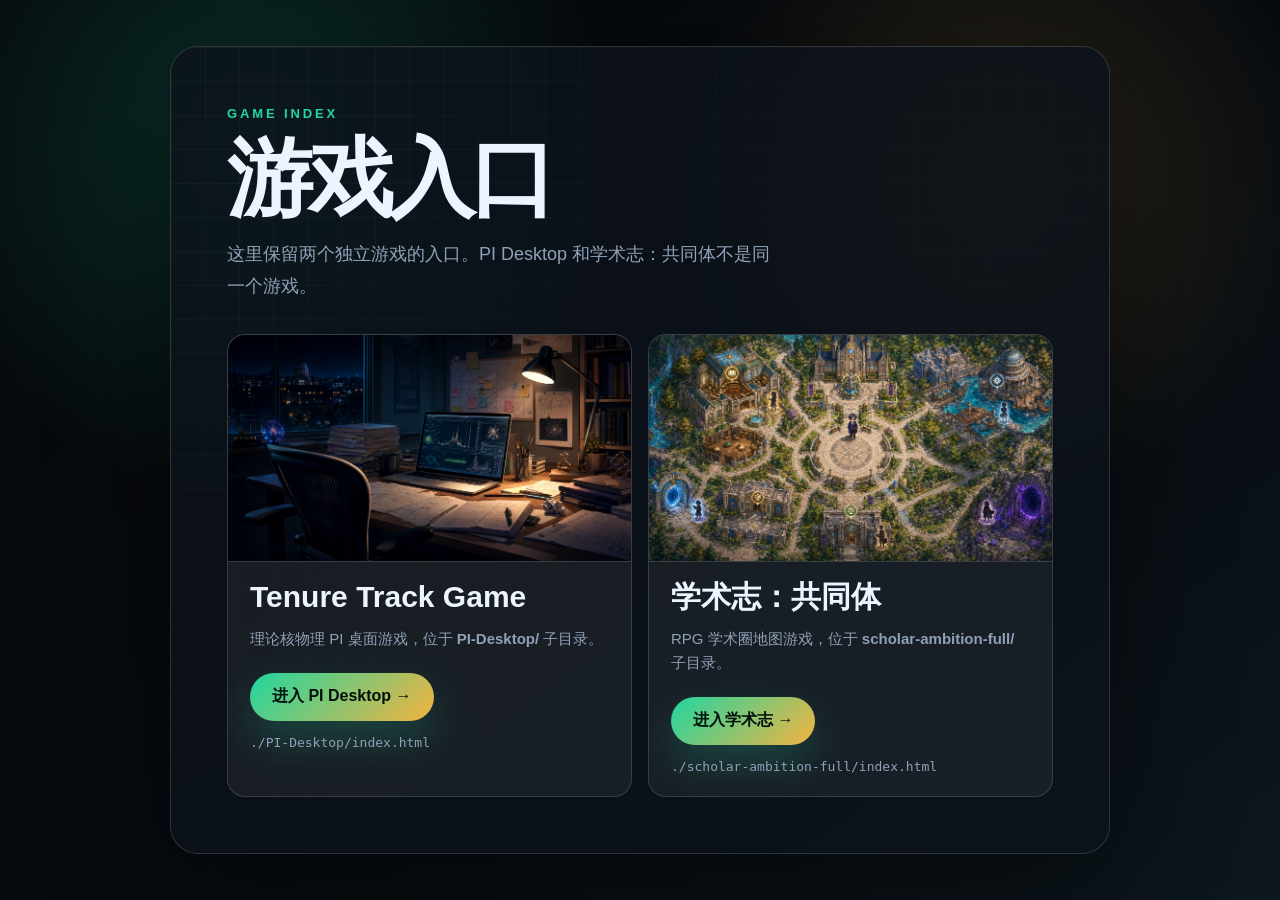
<file: index.html>
<!doctype html>
<html lang="zh-CN">
<head>
  <meta charset="utf-8">
  <meta name="viewport" content="width=device-width, initial-scale=1">
  <link rel="icon" href="data:,">
  <title>Game Index</title>
  <style>
    :root {
      color-scheme: dark;
      --bg: #070b10;
      --panel: rgba(13, 19, 27, .82);
      --line: rgba(255, 255, 255, .14);
      --text: #edf4ff;
      --muted: #8fa1b7;
      --accent: #20d6a1;
      --accent-2: #f4b340;
    }
    * { box-sizing: border-box; }
    body {
      margin: 0;
      min-height: 100vh;
      display: grid;
      place-items: center;
      padding: 28px;
      color: var(--text);
      font-family: "Avenir Next", "Gill Sans", "Trebuchet MS", sans-serif;
      background:
        radial-gradient(circle at 20% 16%, rgba(32, 214, 161, .20), transparent 28%),
        radial-gradient(circle at 78% 20%, rgba(244, 179, 64, .16), transparent 26%),
        linear-gradient(145deg, #05070b, var(--bg) 58%, #0d171d);
    }
    main {
      width: min(940px, 100%);
      padding: clamp(28px, 6vw, 56px);
      border: 1px solid var(--line);
      border-radius: 28px;
      background: var(--panel);
      box-shadow: 0 40px 120px rgba(0, 0, 0, .48);
      position: relative;
      overflow: hidden;
    }
    main::before {
      content: "";
      position: absolute;
      inset: 0;
      background-image:
        linear-gradient(rgba(255,255,255,.05) 1px, transparent 1px),
        linear-gradient(90deg, rgba(255,255,255,.045) 1px, transparent 1px);
      background-size: 34px 34px;
      mask-image: linear-gradient(140deg, rgba(0,0,0,.75), transparent 70%);
      pointer-events: none;
    }
    .eyebrow {
      margin: 0 0 14px;
      color: var(--accent);
      font-size: 13px;
      font-weight: 800;
      letter-spacing: .22em;
      text-transform: uppercase;
    }
    h1 {
      margin: 0;
      font-size: clamp(44px, 9vw, 86px);
      line-height: .9;
      letter-spacing: -.06em;
    }
    p {
      max-width: 560px;
      margin: 22px 0 32px;
      color: var(--muted);
      font-size: 18px;
      line-height: 1.75;
    }
    .gameGrid {
      display: grid;
      grid-template-columns: repeat(2, minmax(0, 1fr));
      gap: 16px;
      margin-top: 30px;
    }
    .gameCard {
      position: relative;
      min-height: 250px;
      padding: 22px;
      border: 1px solid var(--line);
      border-radius: 18px;
      background: rgba(255, 255, 255, .055);
      overflow: hidden;
    }
    .cover {
      display: block;
      width: calc(100% + 44px);
      aspect-ratio: 16 / 9;
      margin: -22px -22px 18px;
      object-fit: cover;
      border-bottom: 1px solid var(--line);
      filter: saturate(1.04) contrast(1.03);
    }
    .gameCard h2 {
      margin: 0;
      font-size: 30px;
      line-height: 1.1;
    }
    .gameCard p {
      margin: 14px 0 22px;
      font-size: 15px;
      line-height: 1.6;
    }
    a {
      display: inline-flex;
      align-items: center;
      gap: 10px;
      min-height: 48px;
      padding: 0 22px;
      border-radius: 999px;
      color: #03110c;
      background: linear-gradient(135deg, var(--accent), var(--accent-2));
      font-weight: 900;
      text-decoration: none;
      box-shadow: 0 18px 45px rgba(32, 214, 161, .24);
    }
    a:focus-visible {
      outline: 3px solid rgba(255, 255, 255, .8);
      outline-offset: 5px;
    }
    .path {
      margin-top: 22px;
      color: var(--muted);
      font-family: "SFMono-Regular", Consolas, monospace;
      font-size: 13px;
    }
    .gameCard .path {
      margin-top: 14px;
    }
    @media (max-width: 720px) {
      .gameGrid {
        grid-template-columns: 1fr;
      }
    }
  </style>
</head>
<body>
  <main>
    <p class="eyebrow">Game Index</p>
    <h1>游戏入口</h1>
    <p>这里保留两个独立游戏的入口。PI Desktop 和学术志：共同体不是同一个游戏。</p>
    <div class="gameGrid">
      <section class="gameCard">
        <img class="cover" src="./assets/launcher-pi-desktop.png" alt="Tenure Track Game 封面图">
        <h2>Tenure Track Game</h2>
        <p>理论核物理 PI 桌面游戏，位于 <strong>PI-Desktop/</strong> 子目录。</p>
        <a href="./PI-Desktop/index.html">进入 PI Desktop →</a>
        <div class="path">./PI-Desktop/index.html</div>
      </section>
      <section class="gameCard">
        <img class="cover" src="./assets/launcher-scholar-ambition.png" alt="学术志：共同体封面图">
        <h2>学术志：共同体</h2>
        <p>RPG 学术圈地图游戏，位于 <strong>scholar-ambition-full/</strong> 子目录。</p>
        <a href="./scholar-ambition-full/index.html">进入学术志 →</a>
        <div class="path">./scholar-ambition-full/index.html</div>
      </section>
    </div>
  </main>
</body>
</html>
</file>
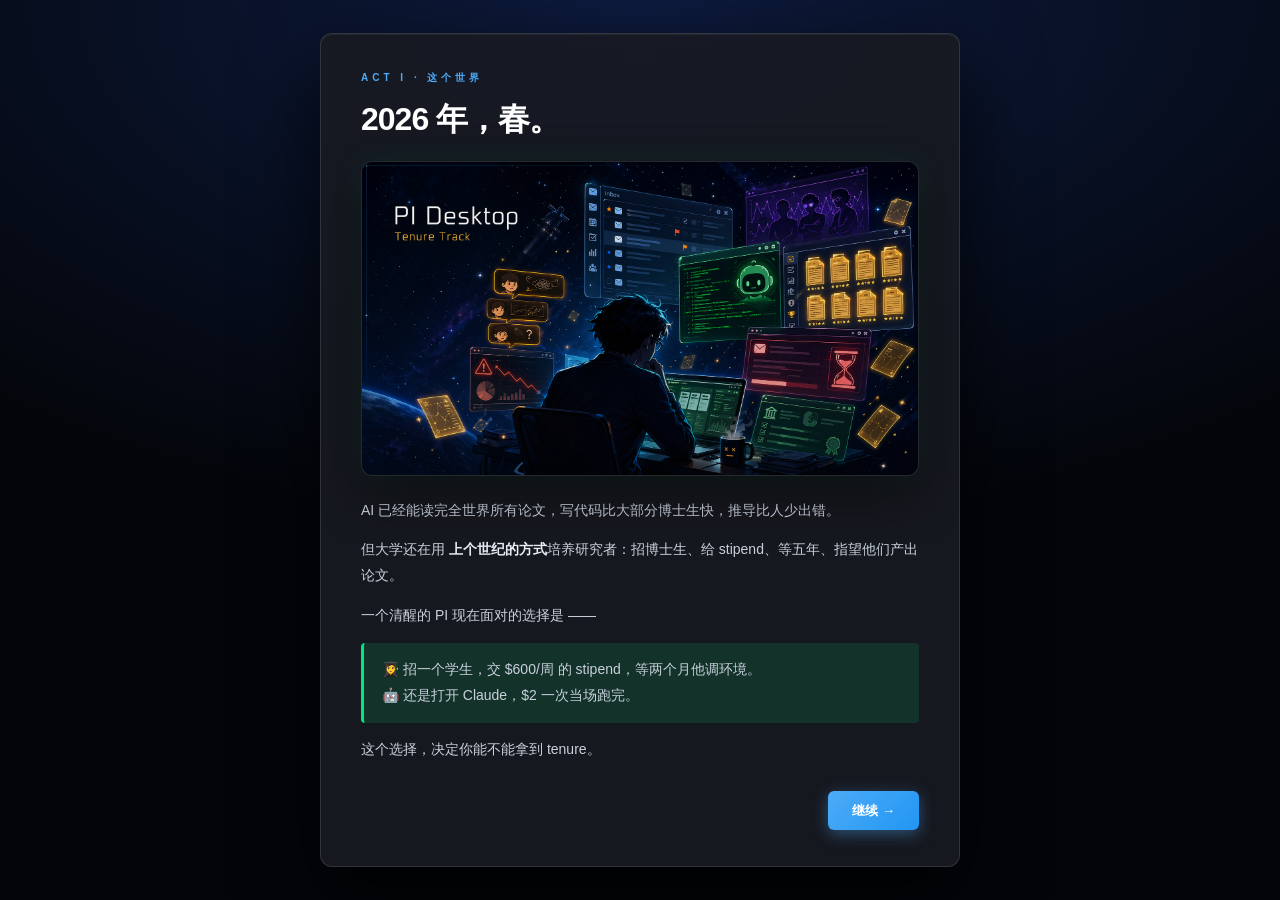
<file: PI-Desktop/index.html>
<!doctype html>
<html lang="zh-CN">
<head>
<meta charset="utf-8">
<meta name="viewport" content="width=device-width,initial-scale=1">
<title>PI Desktop — Tenure Track</title>
<link rel="icon" href="data:image/svg+xml,%3Csvg xmlns='http://www.w3.org/2000/svg' viewBox='0 0 64 64'%3E%3Crect width='64' height='64' rx='14' fill='%230e1014'/%3E%3Cpath d='M18 42h28v5H18zM20 17h24v5H20zM20 27h18v5H20z' fill='%2300e87b'/%3E%3Ccircle cx='46' cy='20' r='7' fill='%23ffd700'/%3E%3C/svg%3E">
<link rel="stylesheet" href="styles.css">
</head>
<body>

<!-- Global effect layers -->
<div id="flashLayer"></div>
<canvas id="confettiCanvas"></canvas>
<div id="unlockBanner">
  <div class="unlockInner">
    <span class="unlockIcon">🔓</span>
    <div class="unlockLabel">New Mode Unlocked</div>
    <div class="unlockTitle" id="unlockTitle">DECOMPOSE</div>
    <div class="unlockSub" id="unlockSub">q≈85% · $0.9/task</div>
  </div>
</div>

<!-- 冷开场：3 幕剧 -->
<div id="coldOpen" class="overlay" data-act="1">

  <!-- 幕 1：世界观 / deep space -->
  <div class="introWrap" id="intro1">
    <div class="introLabel">ACT I · 这个世界</div>
    <h1 class="introTitle">2026 年，春。</h1>
    <div class="heroArt">
      <img src="assets/pi-desktop-key-art.png" alt="PI Desktop 主视觉：理论核物理 PI 在科研操作系统中调度 AI、学生和论文任务">
    </div>
    <div class="introBody">
      <p>AI 已经能读完全世界所有论文，写代码比大部分博士生快，推导比人少出错。</p>
      <p>但大学还在用 <b>上个世纪的方式</b>培养研究者：招博士生、给 stipend、等五年、指望他们产出论文。</p>
      <p>一个清醒的 PI 现在面对的选择是 ——</p>
      <p class="introQuote">👩‍🎓 招一个学生，交 $600/周 的 stipend，等两个月他调环境。<br>🤖 还是打开 Claude，$2 一次当场跑完。</p>
      <p>这个选择，决定你能不能拿到 tenure。</p>
    </div>
    <div class="introFoot"><button class="nextBtn" data-next="intro2">继续 →</button></div>
  </div>

  <!-- 幕 2：你是谁 / warm campus -->
  <div class="introWrap hidden" id="intro2">
    <div class="introLabel">ACT II · 你是谁</div>
    <h1 class="introTitle">Assistant Professor, 第 6 年。</h1>
    <div class="introBody">
      <p>你是 <b>某 top-30 大学物理系理论核物理方向</b>的 assistant professor。</p>
      <p>去年你招了第一个博士生 <b>小王</b>。她人很好，但……今天是 Monday，她还在调 CUDA 版本。</p>
      <p>你的系主任 <b>Zhang Wei</b> 今天早上发来一封邮件，标题让你打开前深吸了一口气：</p>
      <p class="introQuote">"Welcome back — Tenure Review Timeline."</p>
      <p>隔壁 <b>Wang 教授</b>组里养了 5 个学生，年度预算 $340,000，超算额度像不要钱。去年他发了 1 篇 PRC Rapid。<br>但你只有：<b>$5,000</b>，<b>1 个学生</b>，<b>一个 Claude API key</b>，<b>12 周</b>。</p>
    </div>
    <div class="introFoot">
      <label>你的名字：<input id="playerName" value="Lin" maxlength="12"></label>
      <button class="nextBtn" data-next="intro3">继续 →</button>
    </div>
  </div>

  <!-- 幕 3：规则（伪装成邮件） -->
  <div class="introWrap hidden" id="intro3">
    <div class="introLabel">ACT III · Zhang 系主任的邮件</div>
    <div class="emailWrap">
      <div class="emailHead">
        <div class="avatar">Z</div>
        <div>
          <div class="from">Zhang Wei &lt;chair@cs.university.edu&gt;</div>
          <div class="subj">Welcome back · Tenure Review Timeline</div>
          <div class="date" id="emailDate">—</div>
        </div>
      </div>
      <div class="emailBody">
        <p>Dear Prof. <span class="placeholder" id="nameSlot">Lin</span>，</p>
        <p>欢迎回校。距离你的 <b>Tenure Review</b> 还有 <b>12 周</b>。委员会的期望很简单：</p>
        <p style="padding-left:14px;border-left:2px solid var(--gold)">至少 <b>3 篇</b>一作论文。否则 —— 我们"向社会输送人才"。</p>
        <p>你本学期可以调度：</p>
        <ul>
          <li>💰 经费 $5,000（AI / Cloud / 学生 stipend 共用，<b>每周消耗</b>）</li>
          <li>👩‍🎓 博士生小王 · 每周 stipend $600 · 派任务她会在群里回复</li>
          <li>🤖 ClaudeLab 终端 · 派任务当场有结果，按 token 计费</li>
          <li>📥 每周 Inbox 会收到 2-3 封新的任务邮件</li>
        </ul>
        <p style="color:var(--student)">操作提示：在 Inbox 里点任务的 <b>[→ 派给小王]</b> 或 <b>[→ 跑 AI]</b>，然后点右下角 <b>[下班]</b> 推进一周。</p>
        <p class="quote">今天最好的表现，是明天最低的要求。</p>
        <p style="margin-top:18px">祝好，<br>Zhang Wei · Dept. Chair</p>
      </div>
      <div class="emailFoot">
        <span style="color:var(--dim);font-size:11px">开局模式：Career · 12 周 · Tenure Review</span>
        <button id="startBtn">回复：我准备好了 →</button>
      </div>
    </div>
  </div>

</div>

<!-- 桌面 -->
<div id="desktop" class="desktop hidden">
  <div class="menuBar">
    <span class="appleLogo">🎓</span>
    <span class="menuItem">Prof. <b id="meName">Lin</b></span>
    <span class="menuItem">Theoretical Nuclear Physics</span>
    <span id="actIndicator" class="menuItem actIndicator act1">🎬 ACT I · 蜜月</span>
    <span class="spacer"></span>
    <span id="suspiciousCounter" class="menuItem suspiciousCounter" style="display:none" onclick="scrollToSuspicious()">🔍 待审 0</span>
    <button id="nsfGrantBtn" class="menuItem nsfGrantBtn" title="申请 NSF Grant（W4 解锁）">📄 申请 NSF</button>
    <span id="rivalCounter" class="menuItem">🐭 Wang: <b id="rivalPapers">0</b> papers</span>
    <span class="menuItem">🏆 rep: <b id="reputationM">+0</b></span>
    <span class="menuItem riskMenuItem">⚠️ risk: <b id="riskM">0</b></span>
    <span class="menuItem">📄 <b id="papersM">0</b>/3</span>
    <span class="menuItem">💰 $<b id="cashM">5000</b></span>
    <span class="menuItem">📅 Week <b id="weekM">1</b>/12</span>
    <span class="menuItem time" id="clock">—</span>
    <span id="muteMenuBtn" title="Mute / Unmute">🔊</span>
  </div>

  <div class="windows">
    <!-- 收件箱 -->
    <section class="win inbox">
      <div class="winHead">
        <span class="dot r"></span><span class="dot y"></span><span class="dot g"></span>
        <span class="winTitle">📥 Inbox · 本周任务</span>
      </div>
      <div class="winBody" id="inboxBody"></div>
    </section>

    <!-- 学生群聊 -->
    <section class="win chat">
      <div class="winHead">
        <span class="dot r"></span><span class="dot y"></span><span class="dot g"></span>
        <span class="winTitle">💬 学生群 · <span id="studentName">小王</span><span id="moodBadge">😊</span><span id="studentRouteBadge" class="studentRouteBadge">未定路线</span></span>
        <span class="chatMeta" id="chatMeta">在线 · Week 1</span>
      </div>
      <div class="winBody chatBody" id="chatBody">
        <div class="msg them"><div class="bubble">老师您好！我是新招的博士生小王，请多指教！🙇</div></div>
        <div class="msg them"><div class="bubble">我这周可以开始干活了，您派任务吧～</div></div>
      </div>
    </section>

    <!-- AI 终端 -->
    <section class="win term">
      <div class="winHead">
        <span class="dot r"></span><span class="dot y"></span><span class="dot g"></span>
        <span class="winTitle">🤖 ClaudeLab · ~/research</span>
        <span class="chatMeta">
          <select id="modeSelect">
            <option value="haiku">Haiku 4.5</option>
            <option value="sonnet" disabled>Sonnet 4.6 🔒</option>
            <option value="opus" disabled>Opus 4.7 🔒</option>
            <option value="mythos" disabled>Mythos 🔮</option>
          </select>
        </span>
      </div>
      <div class="winBody termBody" id="termBody"></div>
    </section>
  </div>

  <!-- 论文组装进度条（显性） -->
  <div class="paperAssembly">
    <div class="paperAssemblyLabel">
      📄 下一篇论文组装进度
      <span class="paperAssemblySub">4 个已验证高质量成品 = 1 篇论文 · AI 草稿需要 benchmark / 组会 / 审计支撑</span>
    </div>
    <div class="paperSlots" id="paperSlots">
      <div class="slot" data-i="0"></div>
      <div class="slot" data-i="1"></div>
      <div class="slot" data-i="2"></div>
      <div class="slot" data-i="3"></div>
    </div>
    <div class="paperAssemblyCount">
      已发表 <b id="paperPublishedN">0</b>/3
    </div>
  </div>

  <div class="visualAtlas" id="visualAtlas" aria-label="科研状态图谱"></div>

  <div class="strategyStrip">
    <div class="focusPanel">
      <div class="strategyLabel">本周行动点</div>
      <div class="focusDigits"><b id="focusM">3</b><span>/</span><span id="focusMaxM">3</span></div>
      <div class="strategyHint">派任务、审稿、审计、申请基金都会消耗</div>
    </div>
    <div class="weeklyGoalPanel">
      <div class="strategyLabel">本周 KPI</div>
      <div class="weeklyGoalTitle" id="weeklyGoalTitle">—</div>
      <div class="weeklyGoalProgress" id="weeklyGoalProgress">—</div>
      <div class="autoNavText" id="autoNavText">—</div>
    </div>
    <div class="riskPanel">
      <div class="strategyLabel">实验室风险</div>
      <div class="riskGauge"><span id="riskGaugeFill"></span></div>
      <div class="strategyHint" id="riskHint">暂无可疑交付</div>
    </div>
    <select id="autoModeSelect" class="strategySelect" title="自动导航策略">
      <option value="balanced">均衡策略</option>
      <option value="deadline">冲论文</option>
      <option value="train">带学生</option>
      <option value="safe">低风险</option>
    </select>
    <button id="autoNavBtn" class="strategyBtn autoNavBtn">🧭 自动导航</button>
    <button id="autoRunBtn" class="strategyBtn autoRunBtn">⏩ 自动推进</button>
    <button id="mentorBtn" class="strategyBtn mentorBtn">🧑‍🏫 组会指导</button>
    <button id="auditBtn" class="strategyBtn auditBtn">🔍 内部审计</button>
    <button id="overworkBtn" class="strategyBtn overworkBtn">☕ 爆肝 +1</button>
  </div>

  <div class="dock">
    <div id="rivalTicker">
      <div class="rivalTickerInner" id="rivalTickerInner">🐭 隔壁 Wang 组：招聘中…</div>
    </div>
    <button id="endWeek" class="endBtn">下班 · 进入 Week 2 →</button>
  </div>
</div>

<!-- 模态 -->
<div id="modal" class="overlay modal-overlay hidden">
  <div class="mBox" id="mBox">
    <h2 id="mTitle">—</h2>
    <img id="mArt" class="mArt hidden" alt="">
    <div id="mBody">—</div>
    <div id="mBtns" class="mBtns"></div>
  </div>
</div>

<script src="app.js"></script>
</body>
</html>
</file>
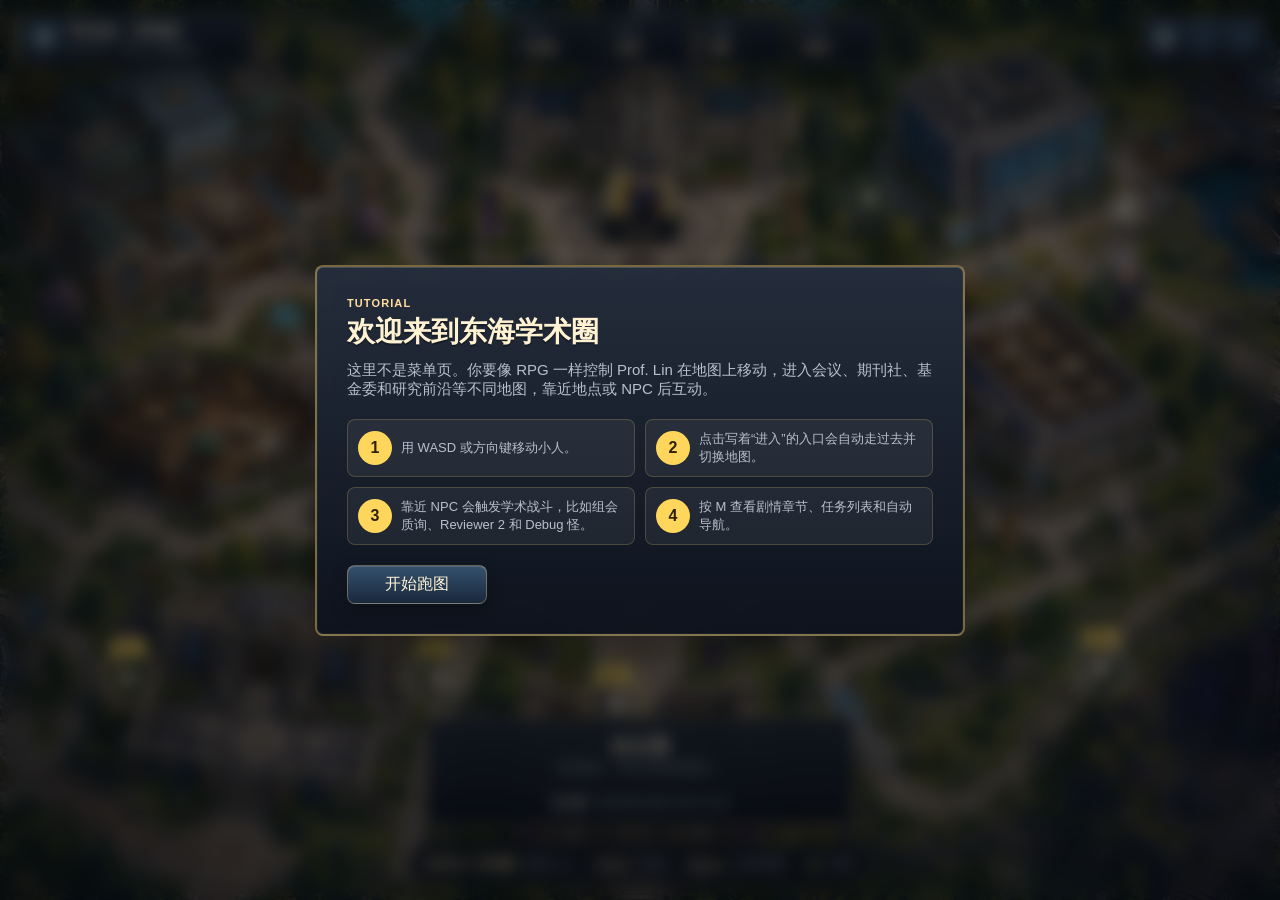
<file: scholar-ambition-full/index.html>
<!doctype html>
<html lang="zh-CN">
<head>
  <meta charset="utf-8">
  <meta name="viewport" content="width=device-width, initial-scale=1">
  <title>学术志：共同体</title>
  <link rel="icon" href="data:image/svg+xml,%3Csvg xmlns='http://www.w3.org/2000/svg' viewBox='0 0 64 64'%3E%3Crect width='64' height='64' rx='12' fill='%23213b60'/%3E%3Ctext x='32' y='43' text-anchor='middle' font-size='34' fill='%23ffd65c' font-family='serif'%3E学%3C/text%3E%3C/svg%3E">
  <link rel="stylesheet" href="styles.css">
</head>
<body>
  <main class="rpgScreen">
    <div class="mapBoard" id="mapBoard" aria-label="学术圈 RPG 地图">
      <div class="mapShade"></div>
      <div class="routeLine" id="routeLine"></div>
      <div id="nodeLayer"></div>
      <div id="npcLayer"></div>
      <div class="playerPawn" id="playerPawn" title="Prof. Lin"><span></span></div>
    </div>

    <header class="hudTop">
      <div class="gameTitle">
        <div class="brandMark">学</div>
        <div>
          <h1>学术志：共同体</h1>
          <p>像 RPG 一样在学术圈跑图</p>
        </div>
      </div>
      <div class="statusStrip" aria-label="当前状态">
        <div class="metric"><span>月份</span><b id="monthText">1/36</b></div>
        <div class="metric"><span>行动</span><b id="apText">3/3</b></div>
        <div class="metric"><span>经费</span><b id="fundText">70</b></div>
        <div class="metric"><span>论文</span><b id="paperText">0/3</b></div>
        <div class="metric"><span>声望</span><b id="repText">18</b></div>
        <div class="metric"><span>信誉</span><b id="credText">55</b></div>
        <div class="metric"><span>领域</span><b id="fieldText">8</b></div>
      </div>
      <div class="topButtons">
        <button id="menuBtn" title="打开菜单">☰</button>
        <button id="centerBtn" title="回到中心广场">⌂</button>
        <button id="newGameBtn" title="重新开局">↻</button>
      </div>
    </header>

    <section class="placeHud" id="placeHud">
      <h2 id="placeTitle">办公室</h2>
      <p id="placeDesc">安排项目、写论文和处理邮件。</p>
      <div class="placeLine">
        <span id="currentPlace">办公室</span>
        <span>靠近地点后按 Enter 互动</span>
      </div>
    </section>

    <section class="actionHud hidden" id="actionHud">
      <div class="dialogSpeaker" id="dialogSpeaker">办公室</div>
      <div class="dialogText" id="dialogText">你要做什么？</div>
      <div id="actionList" class="actionList"></div>
    </section>

    <section class="paperHud menuPanel hidden" id="menuPanel">
      <div class="paperHead">
        <div>
          <div class="eyebrow">Menu</div>
          <h2 id="paperTitle">第 1 篇论文：被忽视边界条件下的新方法</h2>
        </div>
        <span id="paperState" class="statePill">推进中</span>
      </div>
      <div class="progressGrid">
        <div class="barRow"><span>问题</span><div><i id="barQuestion"></i></div><b id="valQuestion">0</b></div>
        <div class="barRow"><span>方法</span><div><i id="barMethod"></i></div><b id="valMethod">0</b></div>
        <div class="barRow"><span>证据</span><div><i id="barEvidence"></i></div><b id="valEvidence">0</b></div>
        <div class="barRow"><span>写作</span><div><i id="barWriting"></i></div><b id="valWriting">0</b></div>
        <div class="barRow"><span>可信</span><div><i id="barTrust"></i></div><b id="valTrust">0</b></div>
      </div>
      <div class="storyPanel">
        <div class="storyLine">
          <span>剧情</span>
          <b id="storyText">第一章：空办公室</b>
        </div>
        <div class="questList" id="questList"></div>
      </div>
      <div class="menuTeam">
        <div><b>Prof. Lin</b><span>青年 PI</span></div>
        <div><b>林澈</b><span id="studentText">训练 12 · 压力 28 · 信任 58</span></div>
      </div>
    </section>

    <section class="navigatorHud menuPanel hidden" id="navigatorHud">
      <div class="navigatorTop">
        <div>
          <div class="eyebrow">Auto Navigator</div>
          <div id="navPlan" class="navPlan">正在生成下一步。</div>
        </div>
        <select id="autoMode" aria-label="自动导航策略">
          <option value="balanced">均衡</option>
          <option value="paper">冲论文</option>
          <option value="grant">保经费</option>
          <option value="safe">低风险</option>
          <option value="student">带学生</option>
        </select>
      </div>
      <div class="buttonRow">
        <button id="autoStepBtn">Space 自动导航一步</button>
        <button id="autoRunBtn">自动推进</button>
      </div>
    </section>

    <section class="logHud menuPanel hidden" id="logHud">
      <div class="eyebrow">Chronicle</div>
      <div class="logList" id="logList"></div>
    </section>

    <footer class="controlHint">
      <b>WASD / 方向键</b> 移动小人
      <span></span>
      <b>Enter</b> 互动
      <span></span>
      <b>Space</b> 自动导航
      <span></span>
      <b>M</b> 菜单
    </footer>
  </main>

  <div class="guideOverlay" id="guideOverlay">
    <div class="guideBox">
      <div class="guideKicker">Tutorial</div>
      <h2>欢迎来到东海学术圈</h2>
      <p>这里不是菜单页。你要像 RPG 一样控制 Prof. Lin 在地图上移动，进入会议、期刊社、基金委和研究前沿等不同地图，靠近地点或 NPC 后互动。</p>
      <div class="guideSteps">
        <div><b>1</b><span>用 WASD 或方向键移动小人。</span></div>
        <div><b>2</b><span>点击写着“进入”的入口会自动走过去并切换地图。</span></div>
        <div><b>3</b><span>靠近 NPC 会触发学术战斗，比如组会质询、Reviewer 2 和 Debug 怪。</span></div>
        <div><b>4</b><span>按 M 查看剧情章节、任务列表和自动导航。</span></div>
      </div>
      <button id="startGuideBtn">开始跑图</button>
    </div>
  </div>

  <div class="modal hidden" id="modal">
    <div class="modalBox">
      <div class="modalContent">
        <div class="eyebrow" id="modalEyebrow">Event</div>
        <h2 id="modalTitle">标题</h2>
        <div id="modalBody"></div>
        <div class="modalButtons" id="modalButtons"></div>
      </div>
    </div>
  </div>

  <div class="battleOverlay hidden" id="battleOverlay">
    <div class="battleBox">
      <div class="battleTop">
        <div class="combatant hero">
          <div class="portrait spriteFace" id="heroFace">PI</div>
          <div>
            <b>Prof. Lin</b>
            <div class="hpBar"><i id="heroHpBar"></i></div>
            <span id="heroHpText">100/100</span>
          </div>
        </div>
        <div class="battleTitle" id="battleTitle">学术战斗</div>
        <div class="combatant enemy">
          <div class="portrait enemyFace" id="enemyFace">R2</div>
          <div>
            <b id="enemyName">Reviewer 2</b>
            <div class="hpBar enemyBar"><i id="enemyHpBar"></i></div>
            <span id="enemyHpText">100/100</span>
          </div>
        </div>
      </div>
      <div class="battleLog" id="battleLog">遭遇战开始。</div>
      <div class="battleActions" id="battleActions"></div>
    </div>
  </div>

  <script src="app.js"></script>
</body>
</html>
</file>
<file: PI-Desktop/styles.css>
/* ===== FONT IMPORT — system only, no CDN ===== */
:root{
  /* Semantic palette */
  --bg:#0e1014;
  --panel:#1c1f26;
  --panel2:#181b22;
  --border:#2e3340;
  --border-hi:rgba(255,255,255,0.12);
  --fg:#e8edf5;
  --dim:#8b949e;
  --dim2:#525a67;

  /* Role colors */
  --ai:#00e87b;           /* electric green */
  --ai-dim:rgba(0,232,123,0.12);
  --ai-glow:rgba(0,232,123,0.35);
  --student:#f5a623;      /* warm orange */
  --student-dim:rgba(245,166,35,0.12);
  --rival:#c084fc;        /* sarcasm purple */
  --rival-dim:rgba(192,132,252,0.10);
  --gold:#ffd700;         /* paper gold */
  --gold-dim:rgba(255,215,0,0.15);
  --link:#4dabf7;
  --warn:#ff5370;
  --warn-dim:rgba(255,83,112,0.15);

  /* Bubble */
  --bubble-me:#1565c0;
  --bubble-them:#22272e;
}

*{box-sizing:border-box;-webkit-tap-highlight-color:transparent}
html,body{
  margin:0;padding:0;background:var(--bg);color:var(--fg);
  font-family:"Inter var","Inter",-apple-system,"PingFang SC",sans-serif;
  font-size:13px;line-height:1.5;height:100vh;overflow:hidden;
  font-feature-settings:"cv02","cv03","cv04","cv11";
}

/* ===== NUMBER BOUNCE ===== */
@keyframes numBounce{
  0%{transform:scale(1)}
  30%{transform:scale(1.45)}
  60%{transform:scale(0.9)}
  80%{transform:scale(1.1)}
  100%{transform:scale(1)}
}
.bounce{animation:numBounce .45s cubic-bezier(.36,.07,.19,.97) both;display:inline-block}

/* ===== SCREEN SHAKE ===== */
@keyframes shake{
  0%,100%{transform:translate(0,0)}
  15%{transform:translate(-6px,2px)}
  30%{transform:translate(6px,-2px)}
  45%{transform:translate(-4px,4px)}
  60%{transform:translate(4px,-3px)}
  75%{transform:translate(-2px,2px)}
  90%{transform:translate(2px,-1px)}
}
.shake{animation:shake .4s ease both}

/* ===== SCREEN FLASH ===== */
@keyframes flashOverlay{0%{opacity:.35}100%{opacity:0}}
#flashLayer{
  position:fixed;inset:0;pointer-events:none;z-index:9000;
  background:#fff;opacity:0;
}
#flashLayer.flash{animation:flashOverlay .55s ease forwards}

/* ===== CANVAS CONFETTI ===== */
#confettiCanvas{
  position:fixed;inset:0;pointer-events:none;z-index:8000;
}

/* ===== UNLOCK BANNER ===== */
#unlockBanner{
  position:fixed;inset:0;z-index:8500;display:flex;align-items:center;justify-content:center;
  pointer-events:none;opacity:0;
}
#unlockBanner.show{animation:bannerPop .25s ease forwards,bannerFade .4s ease 1.6s forwards}
@keyframes bannerPop{from{opacity:0;transform:scale(.8)}to{opacity:1;transform:scale(1)}}
@keyframes bannerFade{from{opacity:1}to{opacity:0}}
.unlockInner{
  background:linear-gradient(135deg,#0a0e1a,#1a0530);
  border:2px solid var(--rival);
  border-radius:12px;
  padding:28px 56px;
  text-align:center;
  box-shadow:0 0 60px rgba(192,132,252,.5),0 0 120px rgba(192,132,252,.2);
}
.unlockInner .unlockIcon{font-size:40px;display:block;margin-bottom:8px}
.unlockInner .unlockLabel{font-size:11px;letter-spacing:4px;color:var(--rival);text-transform:uppercase;margin-bottom:4px}
.unlockInner .unlockTitle{font-size:28px;font-weight:800;color:#fff;letter-spacing:-0.5px}
.unlockInner .unlockSub{font-size:12px;color:var(--dim);margin-top:6px}

/* ===== MUTE BUTTON ===== */
#muteBtn{
  position:fixed;bottom:52px;right:14px;z-index:7000;
  width:30px;height:30px;border-radius:50%;
  background:rgba(255,255,255,0.06);border:1px solid var(--border);
  display:flex;align-items:center;justify-content:center;
  cursor:pointer;font-size:14px;transition:background .2s;
}
#muteBtn:hover{background:rgba(255,255,255,0.12)}

/* ============ OVERLAY / COLD OPEN ============ */
.overlay{
  position:fixed;inset:0;display:flex;align-items:center;justify-content:center;
  z-index:1000;padding:20px;overflow-y:auto;
}
.overlay.hidden{display:none}

/* ACT I — deep space */
#coldOpen[data-act="1"]{
  background:radial-gradient(ellipse 80% 60% at 50% 0%,#0d1b3e,#030509),
             radial-gradient(ellipse 40% 40% at 80% 80%,#0a1a2e,transparent);
}
/* ACT II — warm campus */
#coldOpen[data-act="2"]{
  background:radial-gradient(ellipse 70% 50% at 30% 20%,#2a1a00,#0e0a04),
             radial-gradient(ellipse 50% 60% at 70% 70%,#1a0d00,transparent);
}
/* ACT III — email feel */
#coldOpen[data-act="3"]{
  background:radial-gradient(ellipse at center,#1a1c26,#0b0c14);
}

.introWrap{
  max-width:640px;width:100%;
  background:rgba(24,27,34,0.92);
  border:1px solid var(--border-hi);
  border-radius:12px;padding:36px 40px;
  box-shadow:0 30px 80px rgba(0,0,0,.7),inset 0 1px 0 rgba(255,255,255,0.06);
  animation:slideIn .5s cubic-bezier(.22,1,.36,1);
  backdrop-filter:blur(20px);
}
.introWrap.hidden{display:none}

.introLabel{
  font-size:10px;letter-spacing:4px;color:var(--rival);
  text-transform:uppercase;margin-bottom:10px;font-weight:600;
}
#intro1 .introLabel{color:#4dabf7}
#intro2 .introLabel{color:var(--student)}
#intro3 .introLabel{color:var(--rival)}

.introTitle{
  margin:0 0 22px;font-size:32px;font-weight:800;letter-spacing:-1px;
  background:linear-gradient(135deg,#fff 60%,var(--dim));
  -webkit-background-clip:text;-webkit-text-fill-color:transparent;background-clip:text;
}
.heroArt{
  position:relative;
  margin:-4px 0 22px;
  border:1px solid rgba(255,255,255,0.12);
  border-radius:12px;
  overflow:hidden;
  background:#080b11;
  box-shadow:0 18px 50px rgba(0,0,0,.45),0 0 30px rgba(0,232,123,.08);
}
.heroArt::after{
  content:"";
  position:absolute;
  inset:0;
  background:linear-gradient(180deg,rgba(5,7,12,0),rgba(5,7,12,.2));
  pointer-events:none;
}
.heroArt img{
  display:block;
  width:100%;
  aspect-ratio:16/9;
  object-fit:cover;
}
.introBody p{margin:0 0 14px;line-height:1.85;font-size:14px;color:#c8d0dc}
.introBody b{color:var(--fg)}
.introQuote{
  background:var(--ai-dim);border-left:3px solid var(--ai);
  padding:14px 18px;border-radius:4px;font-style:normal;color:var(--fg);
  margin:16px 0;line-height:1.9;
}
#intro2 .introQuote{background:var(--student-dim);border-color:var(--student)}
.introFoot{
  display:flex;justify-content:space-between;align-items:center;
  margin-top:28px;gap:12px;flex-wrap:wrap;
}
.introFoot label{color:var(--dim);font-size:12px}
.introFoot input{
  background:#0b0d13;border:1px solid var(--border);color:var(--fg);
  padding:6px 12px;border-radius:6px;font:inherit;margin-left:8px;width:130px;
  transition:border-color .2s;
}
.introFoot input:focus{outline:none;border-color:var(--ai)}

.nextBtn{
  background:linear-gradient(135deg,var(--link),#2196f3);
  color:#fff;border:none;border-radius:6px;
  padding:10px 24px;font:inherit;font-weight:700;cursor:pointer;
  margin-left:auto;
  box-shadow:0 4px 15px rgba(77,171,247,0.4);
  transition:all .15s;position:relative;overflow:hidden;
}
.nextBtn::after{
  content:"";position:absolute;inset:0;
  background:linear-gradient(135deg,rgba(255,255,255,0.15),transparent);
  opacity:0;transition:opacity .2s;
}
.nextBtn:hover::after{opacity:1}
.nextBtn:hover{transform:translateY(-1px);box-shadow:0 6px 20px rgba(77,171,247,0.5)}
.nextBtn:active{transform:translateY(1px) scale(0.97)}

/* ===== EMAIL WRAP ===== */
.emailWrap{
  max-width:640px;width:100%;
  background:rgba(24,27,34,0.95);
  border:1px solid var(--border-hi);
  border-radius:12px;overflow:hidden;
  box-shadow:0 30px 80px rgba(0,0,0,.7);
  animation:slideIn .5s cubic-bezier(.22,1,.36,1);
}
@keyframes slideIn{
  from{transform:translateY(24px);opacity:0}
  to{transform:translateY(0);opacity:1}
}
.emailHead{
  display:flex;gap:14px;padding:20px 24px;
  border-bottom:1px solid var(--border);
  background:rgba(255,255,255,0.02);
}
.avatar{
  width:46px;height:46px;border-radius:50%;
  background:linear-gradient(135deg,#7c3aed,#5b21b6);
  display:flex;align-items:center;justify-content:center;
  font-weight:800;font-size:18px;flex-shrink:0;
  box-shadow:0 4px 12px rgba(124,58,237,0.4);
}
.from{font-size:12px;color:var(--dim)}
.subj{font-size:15px;font-weight:700;margin-top:3px}
.date{font-size:11px;color:var(--dim2);margin-top:2px}
.emailBody{padding:24px;line-height:1.8}
.emailBody p{margin:0 0 12px}
.emailBody ul{padding-left:20px;margin:10px 0}
.emailBody li{margin:7px 0}
.placeholder{color:var(--warn);border-bottom:1px dotted var(--warn)}
.quote{font-style:italic;color:var(--student)}
.emailFoot{
  display:flex;justify-content:space-between;align-items:center;gap:12px;
  padding:16px 24px;border-top:1px solid var(--border);
  background:rgba(255,255,255,0.02);flex-wrap:wrap;
}
#startBtn{
  background:linear-gradient(135deg,var(--ai),#00b45a);
  color:#000;border:none;border-radius:6px;
  padding:10px 20px;font:inherit;font-weight:800;cursor:pointer;
  box-shadow:0 4px 15px var(--ai-glow);
  transition:all .15s;
}
#startBtn:hover{transform:translateY(-1px);box-shadow:0 6px 22px var(--ai-glow)}
#startBtn:active{transform:scale(.97)}

/* ============ DESKTOP ============ */
.desktop{
  display:flex;flex-direction:column;height:100vh;
  background:
    /* aurora top-left */
    radial-gradient(ellipse 60% 45% at 15% 10%,rgba(0,80,200,0.18),transparent),
    /* aurora bottom-right */
    radial-gradient(ellipse 50% 40% at 85% 90%,rgba(100,0,200,0.15),transparent),
    /* aurora mid */
    radial-gradient(ellipse 70% 50% at 55% 50%,rgba(0,60,120,0.12),transparent),
    /* base deep space */
    radial-gradient(ellipse 100% 100% at 50% 0%,#0d1420,#050709);
  position:relative;
}
/* Parallax aurora layer (moved by JS) */
.desktop::before{
  content:"";position:absolute;inset:0;pointer-events:none;z-index:0;
  background:
    radial-gradient(ellipse 40% 30% at var(--ax,50%) var(--ay,30%),rgba(0,232,123,0.07),transparent),
    radial-gradient(ellipse 30% 25% at var(--bx,30%) var(--by,60%),rgba(192,132,252,0.07),transparent);
  transition:background .15s ease;
}
.desktop>*{position:relative;z-index:1}
.desktop.hidden{display:none}

/* ===== MENU BAR ===== */
.menuBar{
  display:flex;align-items:center;gap:18px;padding:6px 14px;
  background:rgba(10,12,18,0.88);
  backdrop-filter:blur(24px) saturate(180%);
  -webkit-backdrop-filter:blur(24px) saturate(180%);
  border-bottom:1px solid rgba(255,255,255,0.06);
  font-size:12px;color:var(--dim);
}
.appleLogo{font-size:15px}
.menuItem b{color:var(--fg);margin-left:2px}
.spacer{flex:1}
.time{font-variant-numeric:tabular-nums}
.riskMenuItem b{color:var(--warn)}

/* Rival counter in menubar */
#rivalCounter{
  color:var(--rival);font-size:11px;font-style:italic;
  display:flex;align-items:center;gap:4px;
}
#rivalCounter b{color:var(--rival)}

/* Mute icon in menubar */
#muteMenuBtn{
  cursor:pointer;font-size:13px;padding:2px 4px;border-radius:3px;
  transition:background .15s;user-select:none;
}
#muteMenuBtn:hover{background:rgba(255,255,255,0.08)}

/* ===== WINDOWS GRID ===== */
.windows{
  flex:1;display:grid;grid-template-columns:1.1fr 1fr 1.2fr;
  gap:10px;padding:12px;min-height:0;
}

/* macOS window chrome */
.win{
  background:rgba(16,18,24,0.75);
  border:1px solid rgba(255,255,255,0.09);
  border-radius:10px;
  box-shadow:
    0 2px 0 rgba(255,255,255,0.05) inset,  /* top highlight */
    0 -1px 0 rgba(0,0,0,.4) inset,          /* bottom shadow */
    0 12px 40px rgba(0,0,0,.55),
    0 2px 8px rgba(0,0,0,.3);
  display:flex;flex-direction:column;overflow:hidden;
  backdrop-filter:blur(24px) saturate(160%);
  -webkit-backdrop-filter:blur(24px) saturate(160%);
  transition:box-shadow .2s;
}
.win:hover{box-shadow:
  0 2px 0 rgba(255,255,255,0.07) inset,
  0 -1px 0 rgba(0,0,0,.4) inset,
  0 20px 60px rgba(0,0,0,.65),
  0 4px 12px rgba(0,0,0,.4);
}

.winHead{
  display:flex;align-items:center;gap:6px;padding:9px 13px;
  background:rgba(255,255,255,0.035);
  border-bottom:1px solid rgba(255,255,255,0.06);
}
.dot{
  width:11px;height:11px;border-radius:50%;
  background:#5b6068;border:1px solid rgba(0,0,0,.2);
  box-shadow:inset 0 1px 1px rgba(255,255,255,.15);
}
.dot.r{background:radial-gradient(circle at 35% 35%,#ff8979,#ff5f56)}
.dot.y{background:radial-gradient(circle at 35% 35%,#ffd074,#ffbd2e)}
.dot.g{background:radial-gradient(circle at 35% 35%,#5cec5c,#27c93f)}

.winTitle{margin-left:10px;font-size:12px;font-weight:600;color:var(--fg)}
.chatMeta{margin-left:auto;font-size:10px;color:var(--dim)}
.chatMeta select{
  background:rgba(0,232,123,0.08);color:var(--ai);
  border:1px solid rgba(0,232,123,0.3);
  border-radius:4px;padding:2px 8px;font:inherit;font-size:10px;cursor:pointer;
}
.chatMeta select:hover{background:rgba(0,232,123,0.15)}

/* Mood badge in chat header */
#moodBadge{
  margin-left:6px;font-size:14px;
  transition:all .3s;display:inline-block;
}
.studentRouteBadge{
  margin-left:8px;
  padding:1px 7px;
  border-radius:999px;
  border:1px solid rgba(255,255,255,0.12);
  color:var(--dim);
  background:rgba(255,255,255,0.05);
  font-size:9px;
  font-weight:800;
  letter-spacing:.2px;
  vertical-align:middle;
}
.studentRouteBadge.literature{color:var(--link);border-color:rgba(77,171,247,.45);background:rgba(77,171,247,.1)}
.studentRouteBadge.legacy{color:var(--warn);border-color:rgba(255,83,112,.45);background:rgba(255,83,112,.1)}
.studentRouteBadge.reproduce{color:var(--ai);border-color:rgba(0,232,123,.45);background:rgba(0,232,123,.1)}

.winBody{flex:1;overflow-y:auto;padding:10px 12px;scrollbar-width:thin;scrollbar-color:var(--border) transparent}

/* ============ INBOX ============ */
.taskCard{
  background:rgba(28,31,38,0.8);
  border:1px solid var(--border);
  border-radius:8px;padding:11px 13px;margin-bottom:9px;
  animation:slideIn .3s cubic-bezier(.22,1,.36,1);
  transition:border-color .2s,box-shadow .2s;
}
.taskCard.hasArt{
  display:grid;
  grid-template-columns:92px minmax(0,1fr);
  gap:11px;
  align-items:start;
}
.taskCardArt{
  width:92px;
  height:72px;
  object-fit:cover;
  border-radius:9px;
  border:1px solid rgba(255,255,255,.08);
  box-shadow:0 8px 24px rgba(0,0,0,.24);
}
.taskCardMain{min-width:0}
.taskCard:hover{border-color:rgba(255,255,255,0.15);box-shadow:0 4px 20px rgba(0,0,0,.3)}
.taskCard .from{font-size:10px;color:var(--rival);margin-bottom:3px}
.taskCard .subj{font-weight:700;font-size:13px;margin-bottom:5px;display:flex;align-items:center;gap:8px}
.taskCard .emojiPill{
  width:26px;height:26px;border-radius:50%;flex-shrink:0;
  background:linear-gradient(135deg,rgba(77,171,247,0.15),rgba(77,171,247,0.05));
  border:1px solid rgba(77,171,247,0.2);
  display:flex;align-items:center;justify-content:center;font-size:13px;
}
.taskCard .body{font-size:11px;color:var(--dim);line-height:1.6;margin-bottom:9px}
.taskCard .fitLine{
  display:flex;
  flex-wrap:wrap;
  gap:6px;
  margin:-2px 0 9px;
  font-size:10px;
  color:var(--dim);
}
.fitPill{
  border:1px solid rgba(255,255,255,0.1);
  border-radius:999px;
  padding:1px 7px;
  background:rgba(255,255,255,0.04);
  white-space:nowrap;
}
.fitPill.good{color:var(--ai);border-color:rgba(0,232,123,.35);background:rgba(0,232,123,.08)}
.fitPill.mid{color:var(--gold);border-color:rgba(255,215,0,.35);background:rgba(255,215,0,.08)}
.fitPill.bad{color:var(--warn);border-color:rgba(255,83,112,.35);background:rgba(255,83,112,.08)}
.taskCard .actions{display:flex;gap:6px}
.taskCard button{
  flex:1;background:transparent;border:1px solid;border-radius:5px;
  padding:5px 8px;font:inherit;font-size:11px;cursor:pointer;
  transition:all .15s;position:relative;overflow:hidden;
}
.taskCard button::after{
  content:"";position:absolute;top:0;left:-100%;width:100%;height:100%;
  background:linear-gradient(90deg,transparent,rgba(255,255,255,0.1),transparent);
  transition:left .3s;
}
.taskCard button:hover::after{left:100%}
.taskCard button:active{transform:scale(0.95)}
.taskCard button:disabled{
  opacity:.35;
  cursor:not-allowed;
  filter:saturate(.45);
}
.taskCard button:disabled:hover{background:transparent;color:inherit;box-shadow:none}
.taskCard .toS{color:var(--student);border-color:var(--student)}
.taskCard .toS:hover{background:var(--student);color:#000;box-shadow:0 0 12px rgba(245,166,35,0.4)}
.taskCard .toA{color:var(--ai);border-color:var(--ai)}
.taskCard .toA:hover{background:var(--ai);color:#000;box-shadow:0 0 12px var(--ai-glow)}
.taskCard.assigned{opacity:.4;pointer-events:none}
.empty{color:var(--dim);font-size:11px;text-align:center;padding:28px 0;font-style:italic}

/* ============ CHAT ============ */
.chatBody{background:#090c12;padding:12px}
.msg{display:flex;margin-bottom:7px;opacity:0;animation:msgIn .35s ease forwards}
.msg.them{justify-content:flex-start;animation-name:msgInLeft}
.msg.me{justify-content:flex-end;animation-name:msgInRight}
.msg.sys{justify-content:center;animation-name:msgIn}

@keyframes msgIn{from{opacity:0;transform:scale(.95)}to{opacity:1;transform:scale(1)}}
@keyframes msgInLeft{from{opacity:0;transform:translateX(-18px)}to{opacity:1;transform:translateX(0)}}
@keyframes msgInRight{from{opacity:0;transform:translateX(18px)}to{opacity:1;transform:translateX(0)}}

.bubble{
  max-width:84%;padding:8px 13px;border-radius:16px;
  font-size:12px;line-height:1.6;
  box-shadow:0 2px 8px rgba(0,0,0,.3);
}
.msg.them .bubble{background:var(--bubble-them);border-bottom-left-radius:4px}
.msg.me .bubble{
  background:linear-gradient(135deg,#1565c0,#0d47a1);
  color:#fff;border-bottom-right-radius:4px;
}
.msg.sys .bubble{background:transparent;color:var(--dim2);font-size:10px;font-style:italic;padding:2px 8px}
.bubble .ts{display:block;font-size:9px;color:var(--dim2);margin-top:4px}
.bubble.excuse{color:var(--student);border-left:2px solid var(--student)}

/* ============ TERMINAL ============ */
.termBody{
  background:#05080f;
  font-family:"SF Mono","Cascadia Code",Menlo,Consolas,monospace;
  font-size:11.5px;padding:13px;
  scrollbar-width:thin;scrollbar-color:var(--border) transparent;
}
.termLine{line-height:1.75;white-space:pre-wrap;word-break:break-word}
.termLine .prompt{color:var(--ai);margin-right:6px;text-shadow:0 0 8px var(--ai-glow)}
.termLine.dim{color:var(--dim)}
.termLine.err{color:var(--warn);animation:errFlash .3s ease}
.termLine.out{color:var(--fg)}
.termLine.result{
  color:var(--ai);
  background:linear-gradient(90deg,rgba(0,232,123,0.1),rgba(0,232,123,0.04));
  padding:3px 8px;margin:3px 0;
  border-left:2px solid var(--ai);border-radius:2px;
  animation:resultFlash .6s ease;
}
@keyframes resultFlash{
  0%{background:rgba(0,232,123,0.35)}
  100%{background:linear-gradient(90deg,rgba(0,232,123,0.1),rgba(0,232,123,0.04))}
}
@keyframes errFlash{0%,100%{opacity:1}25%,75%{opacity:.3}}
.termCursor::after{content:"▊";color:var(--ai);animation:blink 1s steps(2) infinite;text-shadow:0 0 6px var(--ai)}
@keyframes blink{0%,50%{opacity:1}50.01%,100%{opacity:0}}

/* Prompt error state */
.termLine .prompt.err-state{
  color:var(--warn);text-shadow:0 0 8px rgba(255,83,112,.6);
  animation:promptRed .5s ease 3;
}
@keyframes promptRed{0%,100%{color:var(--warn)}50%{color:#ff0030}}

/* ============ PAPER ASSEMBLY BAR ============ */
.paperAssembly{
  display:flex;align-items:center;gap:14px;
  padding:10px 16px;
  background:linear-gradient(180deg,rgba(255,215,0,0.04),rgba(255,215,0,0.08));
  border-top:1px solid rgba(255,215,0,0.15);
  border-bottom:1px solid rgba(255,215,0,0.15);
}
.paperAssemblyLabel{font-size:12px;color:var(--gold);font-weight:600;display:flex;flex-direction:column;min-width:180px}
.paperAssemblySub{font-size:10px;color:var(--dim);font-weight:400;margin-top:2px}
.paperSlots{display:flex;gap:10px;flex:1;max-width:520px}
.paperSlots .slot{
  flex:1;height:28px;border-radius:6px;
  background:rgba(255,255,255,0.04);
  border:1.5px dashed rgba(255,215,0,0.25);
  position:relative;overflow:hidden;
  transition:all .3s;
}
.paperSlots .slot::after{
  content:"";position:absolute;inset:0;
  background:linear-gradient(135deg,var(--gold),#ffb800);
  opacity:0;transform:scale(0.6);transition:all .4s cubic-bezier(.34,1.56,.64,1);
}
.paperSlots .slot.filled{border-style:solid;border-color:var(--gold);box-shadow:0 0 12px rgba(255,215,0,0.4)}
.paperSlots .slot.filled::after{opacity:1;transform:scale(1)}
.paperSlots .slot.justFilled{animation:slotPop .6s ease}
@keyframes slotPop{0%{transform:scale(1)}30%{transform:scale(1.3)}60%{transform:scale(0.9)}100%{transform:scale(1)}}
.paperAssemblyCount{font-size:12px;color:var(--gold);font-weight:700;white-space:nowrap}
.paperAssemblyCount b{font-size:16px}

/* ============ VISUAL ATLAS ============ */
.visualAtlas{
  display:grid;
  grid-template-columns:repeat(4,minmax(0,1fr));
  gap:10px;
  padding:10px 14px;
  background:
    radial-gradient(circle at 14% 10%,rgba(0,232,123,.09),transparent 28%),
    radial-gradient(circle at 92% 18%,rgba(77,171,247,.1),transparent 32%),
    rgba(7,10,16,.86);
  border-bottom:1px solid rgba(255,255,255,.06);
}
.atlasCard{
  display:grid;
  grid-template-columns:68px 1fr;
  gap:10px;
  align-items:center;
  min-height:76px;
  padding:8px 10px;
  border:1px solid rgba(255,255,255,.08);
  border-radius:12px;
  background:rgba(255,255,255,.035);
  box-shadow:inset 0 1px 0 rgba(255,255,255,.04);
  overflow:hidden;
}
.atlasCard img{
  width:68px;
  height:50px;
  object-fit:cover;
  border-radius:10px;
  border:1px solid rgba(255,255,255,.08);
  box-shadow:0 0 18px rgba(0,0,0,.22);
}
.atlasKicker{
  color:var(--dim2);
  font-size:9px;
  letter-spacing:1.3px;
  text-transform:uppercase;
  font-weight:900;
}
.atlasValue{
  margin-top:2px;
  color:var(--fg);
  font-size:13px;
  font-weight:900;
  white-space:nowrap;
  overflow:hidden;
  text-overflow:ellipsis;
}
.atlasMeta{
  margin-top:2px;
  color:var(--dim);
  font-size:10px;
  line-height:1.35;
  display:-webkit-box;
  -webkit-line-clamp:2;
  -webkit-box-orient:vertical;
  overflow:hidden;
}

/* ============ STRATEGY STRIP ============ */
.strategyStrip{
  display:grid;
  grid-template-columns:minmax(120px,.55fr) minmax(280px,1.5fr) minmax(160px,.8fr) auto auto auto auto auto auto;
  align-items:center;
  gap:10px;
  padding:9px 14px;
  background:
    linear-gradient(90deg,rgba(0,232,123,0.055),rgba(77,171,247,0.035),rgba(255,83,112,0.045)),
    rgba(10,12,18,0.9);
  border-bottom:1px solid rgba(255,255,255,0.06);
}
.focusPanel,
.weeklyGoalPanel,
.riskPanel{
  min-height:52px;
  border:1px solid rgba(255,255,255,0.08);
  border-radius:9px;
  padding:8px 11px;
  background:rgba(255,255,255,0.035);
  box-shadow:inset 0 1px 0 rgba(255,255,255,0.04);
}
.strategyLabel{
  color:var(--dim);
  font-size:9px;
  letter-spacing:1.4px;
  text-transform:uppercase;
  font-weight:800;
}
.focusDigits{
  display:flex;
  align-items:baseline;
  gap:4px;
  margin-top:1px;
  color:var(--ai);
  font-size:20px;
  font-weight:900;
  line-height:1.1;
  text-shadow:0 0 12px var(--ai-glow);
}
.focusDigits span{font-size:12px;color:var(--dim);font-weight:700}
.strategyHint{
  color:var(--dim2);
  font-size:10px;
  line-height:1.4;
  margin-top:2px;
}
.weeklyGoalTitle{
  color:var(--fg);
  font-size:13px;
  font-weight:800;
  margin-top:2px;
}
.weeklyGoalProgress{
  color:var(--gold);
  font-size:11px;
  margin-top:2px;
}
.autoNavText{
  color:var(--dim);
  font-size:10px;
  margin-top:3px;
  white-space:nowrap;
  overflow:hidden;
  text-overflow:ellipsis;
}
.riskGauge{
  height:8px;
  margin-top:7px;
  border-radius:999px;
  overflow:hidden;
  background:rgba(255,255,255,0.07);
  border:1px solid rgba(255,255,255,0.06);
}
.riskGauge span{
  display:block;
  width:0%;
  height:100%;
  border-radius:inherit;
  background:linear-gradient(90deg,var(--ai),var(--gold),var(--warn));
  transition:width .3s ease;
}
.strategyBtn{
  min-height:52px;
  border-radius:9px;
  padding:0 14px;
  font:inherit;
  font-size:11px;
  font-weight:800;
  cursor:pointer;
  transition:all .15s;
  white-space:nowrap;
}
.strategyBtn:disabled{
  opacity:.38;
  cursor:not-allowed;
  filter:saturate(.55);
}
.strategyBtn:not(:disabled):hover{transform:translateY(-1px)}
.strategyBtn:active{transform:scale(.96)}
.strategySelect{
  min-height:52px;
  border-radius:9px;
  padding:0 10px;
  color:var(--fg);
  border:1px solid rgba(255,255,255,0.12);
  background:rgba(255,255,255,0.055);
  font:inherit;
  font-size:11px;
  font-weight:800;
  outline:none;
}
.strategySelect:focus{border-color:rgba(0,232,123,.5);box-shadow:0 0 14px rgba(0,232,123,.18)}
.autoNavBtn{
  color:#06110b;
  border:1px solid rgba(0,232,123,0.65);
  background:linear-gradient(135deg,var(--ai),#0bbf69);
  box-shadow:0 0 16px rgba(0,232,123,0.2);
}
.autoNavBtn:not(:disabled):hover{box-shadow:0 0 22px rgba(0,232,123,0.38)}
.autoRunBtn{
  color:#07111a;
  border:1px solid rgba(77,171,247,0.65);
  background:linear-gradient(135deg,#70c7ff,var(--link));
  box-shadow:0 0 16px rgba(77,171,247,0.2);
}
.autoRunBtn:not(:disabled):hover{box-shadow:0 0 22px rgba(77,171,247,0.38)}
.autoRunBtn.running{
  color:#130900;
  border-color:rgba(255,165,0,0.75);
  background:linear-gradient(135deg,#ffd36e,#ff9f1c);
  box-shadow:0 0 20px rgba(255,165,0,0.32);
}
.mentorBtn{
  color:#06101f;
  border:1px solid rgba(255,215,0,0.6);
  background:linear-gradient(135deg,var(--gold),#ffb23f);
  box-shadow:0 0 16px rgba(255,215,0,0.18);
}
.mentorBtn:not(:disabled):hover{box-shadow:0 0 22px rgba(255,215,0,0.34)}
.auditBtn{
  color:var(--link);
  border:1px solid rgba(77,171,247,0.45);
  background:rgba(77,171,247,0.08);
}
.auditBtn:not(:disabled):hover{box-shadow:0 0 16px rgba(77,171,247,0.28);background:rgba(77,171,247,0.16)}
.overworkBtn{
  color:var(--student);
  border:1px solid rgba(245,166,35,0.5);
  background:rgba(245,166,35,0.09);
}
.overworkBtn:not(:disabled):hover{box-shadow:0 0 16px rgba(245,166,35,0.28);background:rgba(245,166,35,0.18)}

/* ============ DOCK ============ */
.dock{
  display:flex;justify-content:space-between;align-items:center;gap:14px;
  padding:10px 14px;
  background:rgba(10,12,18,0.88);
  backdrop-filter:blur(24px) saturate(180%);
  -webkit-backdrop-filter:blur(24px) saturate(180%);
  border-top:1px solid rgba(255,255,255,0.05);
  font-size:12px;
}

/* Rival ticker marquee */
#rivalTicker{
  flex:1;overflow:hidden;white-space:nowrap;position:relative;height:20px;
}
.rivalTickerInner{
  position:absolute;top:0;left:0;
  color:var(--rival);font-style:italic;font-size:11px;
  display:flex;align-items:center;gap:4px;
  animation:tickerSlide 12s linear infinite;
  white-space:nowrap;
}
@keyframes tickerSlide{
  0%{transform:translateX(100%)}
  100%{transform:translateX(-120%)}
}

.endBtn{
  background:linear-gradient(135deg,var(--link),#1976d2);
  color:#fff;border:none;border-radius:6px;
  padding:9px 20px;font:inherit;font-weight:700;cursor:pointer;
  box-shadow:0 4px 15px rgba(77,171,247,.35);
  transition:all .15s;
  position:relative;overflow:hidden;white-space:nowrap;flex-shrink:0;
  perspective:600px;
}
.endBtn::after{
  content:"";position:absolute;inset:0;
  background:linear-gradient(135deg,rgba(255,255,255,0.15),transparent);
  opacity:0;transition:opacity .2s;
}
.endBtn:hover::after{opacity:1}
.endBtn:hover{transform:translateY(-1px);box-shadow:0 6px 22px rgba(77,171,247,.5)}
.endBtn:active{transform:scale(.96) translateY(1px)}

/* Week flip animation */
@keyframes weekFlipOut{
  from{transform:rotateX(0);opacity:1}
  to{transform:rotateX(-90deg);opacity:0}
}
@keyframes weekFlipIn{
  from{transform:rotateX(90deg);opacity:0}
  to{transform:rotateX(0);opacity:1}
}
.weekFlipOut{animation:weekFlipOut .2s ease forwards;display:inline-block;transform-origin:50% 100%}
.weekFlipIn{animation:weekFlipIn .2s ease .2s both;display:inline-block;transform-origin:50% 0}

/* ============ MODAL ============ */
.overlay.modal-overlay{
  background:rgba(0,0,0,0.7);
  backdrop-filter:blur(8px);
}
.mBox{
  background:linear-gradient(160deg,#12151e,#0e1018);
  border:1px solid rgba(255,255,255,0.12);
  border-radius:14px;
  padding:32px;max-width:720px;width:100%;
  box-shadow:
    0 0 0 1px rgba(255,255,255,.05) inset,
    0 40px 100px rgba(0,0,0,.8),
    0 0 60px rgba(0,0,0,.5);
  animation:slideIn .4s cubic-bezier(.22,1,.36,1);
  position:relative;overflow:hidden;
}
/* Stage light for tenure pass */
.mBox.pass::before{
  content:"";position:absolute;top:-80px;left:50%;transform:translateX(-50%);
  width:300px;height:300px;
  background:radial-gradient(ellipse,rgba(255,215,0,.15),transparent 70%);
  pointer-events:none;
}
.mBox h2{margin:0 0 16px;font-size:26px;font-weight:800;letter-spacing:-0.5px}
.mBox h2.pass{
  background:linear-gradient(135deg,var(--gold),#ffa500);
  -webkit-background-clip:text;-webkit-text-fill-color:transparent;background-clip:text;
}
.mBox h2.fail{color:var(--warn)}
.mArt{
  width:100%;
  height:210px;
  object-fit:cover;
  border-radius:12px;
  margin:-4px 0 18px;
  border:1px solid rgba(255,255,255,.1);
  box-shadow:0 18px 46px rgba(0,0,0,.34);
}
.mArt.hidden{display:none}
#mBody{color:var(--fg);line-height:1.85;font-size:13px;margin-bottom:22px;white-space:pre-wrap}
.mBtns{display:flex;gap:10px;flex-wrap:wrap}
.mBtns button{
  background:transparent;color:var(--link);border:1px solid var(--link);
  border-radius:6px;padding:9px 20px;font:inherit;cursor:pointer;
  transition:all .15s;font-weight:600;
}
.mBtns button:hover{background:var(--link);color:#fff;box-shadow:0 4px 15px rgba(77,171,247,.4)}
.mBtns button:active{transform:scale(.96)}

/* Stats highlight in modal */
.mStat{color:var(--ai);font-weight:700}
.mStatWarn{color:var(--warn)}

/* ============ SUSPICIOUS DELIVERY ============ */
.taskCard.suspicious {
  border-color: var(--warn);
  box-shadow: 0 0 16px rgba(255,83,112,0.35), 0 4px 20px rgba(0,0,0,.3);
  animation: slideIn .3s cubic-bezier(.22,1,.36,1), shake .4s ease .3s both;
}
.suspiciousBadge {
  background: var(--warn);
  color: #fff;
  font-size: 9px;
  font-weight: 700;
  letter-spacing: 0.5px;
  padding: 2px 7px;
  border-radius: 10px;
  text-transform: uppercase;
  margin-left: 4px;
}
.suspiciousCounter {
  color: var(--warn);
  font-weight: 700;
  cursor: pointer;
  border: 1px solid rgba(255,83,112,0.5);
  border-radius: 5px;
  padding: 1px 7px;
  font-size: 11px;
  animation: suspiciousPulse 2s ease infinite;
}
@keyframes suspiciousPulse {
  0%,100%{box-shadow:0 0 0 0 rgba(255,83,112,0)}
  50%{box-shadow:0 0 0 4px rgba(255,83,112,0.25)}
}

/* ============ ADVISOR QUIP TOAST ============ */
.advisorToast {
  position: fixed;
  bottom: 60px;
  right: 18px;
  z-index: 9500;
  background: #0a0a0a;
  border: 1px solid var(--gold);
  border-radius: 10px;
  padding: 12px 18px;
  display: flex;
  align-items: flex-start;
  gap: 10px;
  max-width: 280px;
  box-shadow: 0 8px 30px rgba(0,0,0,0.7), 0 0 20px rgba(255,215,0,0.15);
  opacity: 0;
  transform: translateY(16px);
  transition: opacity .35s ease, transform .35s cubic-bezier(.22,1,.36,1);
  pointer-events: none;
}
.advisorToast.advisorToastShow {
  opacity: 1;
  transform: translateY(0);
  animation: advisorFadeOut .5s ease 2.8s forwards;
}
@keyframes advisorFadeOut {
  from{opacity:1;transform:translateY(0)}
  to{opacity:0;transform:translateY(8px)}
}
.advisorToastIcon {
  font-size: 18px;
  flex-shrink: 0;
  margin-top: 1px;
}
.advisorToastText {
  color: var(--gold);
  font-size: 11.5px;
  line-height: 1.6;
  font-style: italic;
}

/* ============ SHADY / BLAMESHIFT CHAT BUBBLES ============ */
.bubble.shady {
  color: var(--warn);
  border-left: 2px solid var(--warn);
  background: rgba(255,83,112,0.08);
}
.bubble.blameshift {
  color: var(--rival);
  border-left: 2px solid var(--rival);
  font-style: italic;
}

/* ============ ACT INDICATOR ============ */
.actIndicator {
  font-weight: 700;
  font-size: 11px;
  letter-spacing: 0.3px;
  padding: 3px 10px;
  border-radius: 6px;
  border: 1px solid;
  transition: all .4s ease;
}
.actIndicator.act1 {
  color: #4dabf7;
  border-color: rgba(77,171,247,0.4);
  background: rgba(77,171,247,0.08);
  text-shadow: 0 0 8px rgba(77,171,247,0.5);
}
.actIndicator.act2 {
  color: #ff9a3c;
  border-color: rgba(255,154,60,0.4);
  background: rgba(255,154,60,0.08);
  text-shadow: 0 0 8px rgba(255,154,60,0.5);
  animation: actPulse2 2s ease infinite;
}
.actIndicator.act3 {
  color: #c084fc;
  border-color: rgba(192,132,252,0.4);
  background: rgba(192,132,252,0.08);
  text-shadow: 0 0 8px rgba(192,132,252,0.7);
  animation: actPulse3 1.5s ease infinite;
}
@keyframes actPulse2 {
  0%,100%{box-shadow:0 0 0 0 rgba(255,154,60,0)}
  50%{box-shadow:0 0 0 4px rgba(255,154,60,0.2)}
}
@keyframes actPulse3 {
  0%,100%{box-shadow:0 0 0 0 rgba(192,132,252,0)}
  50%{box-shadow:0 0 0 6px rgba(192,132,252,0.25)}
}

/* ============ NSF GRANT BUTTON ============ */
.nsfGrantBtn {
  background: transparent;
  color: #4dabf7;
  border: 1px solid rgba(77,171,247,0.35);
  border-radius: 5px;
  padding: 2px 9px;
  font-size: 11px;
  cursor: pointer;
  font-family: inherit;
  transition: all .15s;
}
.nsfGrantBtn:hover {
  background: rgba(77,171,247,0.12);
  border-color: rgba(77,171,247,0.6);
  box-shadow: 0 0 10px rgba(77,171,247,0.2);
}
.nsfGrantBtn:active { transform: scale(0.95); }

/* ============ REPUTATION COUNTER ============ */
#reputationM {
  color: var(--gold);
}

/* ============ RESPONSIVE ============ */
@media(max-width:1100px){
  .windows{grid-template-columns:1fr 1fr;grid-template-rows:1fr 1fr}
  .win.term{grid-column:1/3}
  .visualAtlas{grid-template-columns:1fr 1fr}
  .strategyStrip{grid-template-columns:1fr 1fr;align-items:stretch}
  .riskPanel{grid-column:1/2}
  .strategyBtn{min-height:44px}
}
@media(max-width:700px){
  .windows{grid-template-columns:1fr;grid-template-rows:auto auto auto}
  .win.term{grid-column:auto}
  .menuBar{gap:10px;overflow-x:auto}
  .paperAssembly{align-items:flex-start;flex-direction:column;gap:8px}
  .paperSlots{width:100%;max-width:none}
  .visualAtlas{grid-template-columns:1fr}
  .taskCard.hasArt{grid-template-columns:76px minmax(0,1fr)}
  .taskCardArt{width:76px;height:62px}
  .strategyStrip{grid-template-columns:1fr}
  .focusPanel,.weeklyGoalPanel,.riskPanel,.strategyBtn,.strategySelect{min-height:auto}
}
</file>
<file: scholar-ambition-full/styles.css>
:root {
  --ink: #17202a;
  --muted: #687386;
  --panel: rgba(255, 255, 255, 0.92);
  --panel-strong: rgba(255, 255, 255, 0.98);
  --line: rgba(24, 38, 54, 0.16);
  --navy: #203b5f;
  --blue: #2f7dbe;
  --green: #2f8f6b;
  --red: #b84d4d;
  --gold: #c28a26;
  --violet: #7256a4;
  --shadow: 0 18px 50px rgba(12, 24, 38, 0.2);
}

* {
  box-sizing: border-box;
}

html,
body {
  margin: 0;
  width: 100%;
  height: 100%;
  overflow: hidden;
  color: var(--ink);
  font-family: -apple-system, BlinkMacSystemFont, "PingFang SC", "Microsoft YaHei", sans-serif;
  background: #101b24;
}

button,
select {
  font: inherit;
}

button,
select {
  border: 1px solid var(--line);
  border-radius: 8px;
  background: var(--panel-strong);
  color: var(--ink);
}

button {
  min-height: 36px;
  padding: 8px 12px;
  cursor: pointer;
  transition: transform 0.14s ease, filter 0.14s ease;
}

button:hover:not(:disabled) {
  transform: translateY(-1px);
  filter: brightness(1.03);
}

button:disabled {
  opacity: 0.45;
  cursor: not-allowed;
}

select {
  height: 36px;
  padding: 0 10px;
}

h1,
h2,
p {
  margin: 0;
}

.rpgScreen {
  position: relative;
  width: 100vw;
  height: 100vh;
  overflow: hidden;
  isolation: isolate;
}

.mapBoard {
  position: absolute;
  inset: 0;
  overflow: hidden;
  background: var(--map-image, url("assets/academic-rpg-map.png")) var(--map-position, center) / var(--map-size, cover) no-repeat;
  filter: var(--map-filter, none);
}

.mapShade {
  position: absolute;
  inset: 0;
  pointer-events: none;
  background:
    linear-gradient(180deg, rgba(8, 16, 24, 0.34), rgba(8, 16, 24, 0.04) 22%, rgba(8, 16, 24, 0.14) 100%),
    radial-gradient(circle at 50% 50%, transparent 0 45%, rgba(6, 13, 22, 0.16) 100%);
}

.hudTop {
  position: absolute;
  z-index: 10;
  top: 14px;
  left: 14px;
  right: 14px;
  display: grid;
  grid-template-columns: auto auto auto;
  justify-content: space-between;
  align-items: center;
  gap: 12px;
  pointer-events: none;
}

.gameTitle,
.metric,
.topButtons,
.placeHud,
.actionHud,
.paperHud,
.navigatorHud,
.teamHud,
.logHud,
.controlHint {
  pointer-events: auto;
  background: var(--panel);
  border: 1px solid rgba(255, 255, 255, 0.65);
  box-shadow: var(--shadow);
  backdrop-filter: blur(16px);
}

.gameTitle {
  display: grid;
  grid-template-columns: 34px auto;
  gap: 8px;
  align-items: center;
  min-width: 210px;
  padding: 7px 10px;
  border-radius: 10px;
}

.brandMark {
  width: 34px;
  height: 34px;
  display: grid;
  place-items: center;
  border-radius: 8px;
  color: #fff;
  background: var(--navy);
  font-size: 18px;
  font-weight: 900;
}

.gameTitle h1 {
  font-size: 16px;
  letter-spacing: 0;
}

.gameTitle p {
  color: var(--muted);
  font-size: 11px;
}

.statusStrip {
  display: grid;
  grid-template-columns: repeat(7, minmax(64px, 1fr));
  gap: 8px;
}

.metric {
  width: 88px;
  min-height: 42px;
  border-radius: 10px;
  padding: 5px 8px;
}

.metric span {
  display: block;
  color: var(--muted);
  font-size: 11px;
}

.metric b {
  display: block;
  margin-top: 1px;
  color: var(--navy);
  font-size: 17px;
}

.topButtons {
  display: flex;
  gap: 6px;
  padding: 7px;
  border-radius: 10px;
}

.topButtons button {
  width: 34px;
  height: 34px;
  padding: 0;
  font-size: 18px;
}

.eyebrow {
  color: var(--muted);
  font-size: 10px;
  font-weight: 900;
  letter-spacing: 0.08em;
  text-transform: uppercase;
}

.placeHud {
  position: absolute;
  z-index: 10;
  left: 16px;
  bottom: 72px;
  width: 330px;
  border-radius: 10px;
  padding: 14px;
}

.placeHud h2,
.paperHud h2 {
  margin-top: 3px;
  font-size: 18px;
}

.placeHud p,
.placeLine {
  color: var(--muted);
  font-size: 12px;
}

.placeLine {
  display: flex;
  justify-content: space-between;
  gap: 10px;
  margin-top: 12px;
  padding-top: 10px;
  border-top: 1px solid var(--line);
}

.placeLine span:first-child {
  color: var(--ink);
  font-weight: 800;
}

.actionHud {
  position: absolute;
  z-index: 10;
  right: 16px;
  top: 104px;
  width: 350px;
  max-height: min(48vh, 430px);
  border-radius: 10px;
  padding: 14px;
}

.actionList {
  display: grid;
  gap: 9px;
  max-height: calc(min(48vh, 430px) - 40px);
  overflow: auto;
  padding-right: 4px;
  margin-top: 10px;
}

.actionItem {
  display: grid;
  gap: 8px;
  padding: 10px;
  border: 1px solid var(--line);
  border-radius: 8px;
  background: rgba(255, 255, 255, 0.68);
}

.actionTop {
  display: flex;
  justify-content: space-between;
  align-items: flex-start;
  gap: 8px;
}

.actionTop b {
  display: block;
  font-size: 13px;
}

.actionTop span {
  color: var(--muted);
  font-size: 11px;
}

.actionItem button {
  justify-self: start;
  min-height: 31px;
  padding: 5px 10px;
  color: #fff;
  background: var(--navy);
}

.paperHud {
  position: absolute;
  z-index: 10;
  left: 364px;
  right: 386px;
  bottom: 72px;
  min-width: 360px;
  border-radius: 10px;
  padding: 14px;
}

.paperHead {
  display: flex;
  justify-content: space-between;
  align-items: flex-start;
  gap: 10px;
  margin-bottom: 12px;
}

.statePill {
  flex: 0 0 auto;
  padding: 5px 9px;
  border-radius: 999px;
  color: #fff;
  background: var(--violet);
  font-size: 11px;
  font-weight: 800;
}

.progressGrid {
  display: grid;
  gap: 8px;
}

.barRow {
  display: grid;
  grid-template-columns: 42px 1fr 34px;
  gap: 8px;
  align-items: center;
}

.barRow span {
  color: var(--muted);
  font-size: 12px;
}

.barRow div {
  height: 10px;
  overflow: hidden;
  border-radius: 999px;
  background: rgba(32, 59, 95, 0.13);
}

.barRow i {
  display: block;
  width: 0;
  height: 100%;
  border-radius: inherit;
  background: var(--blue);
  transition: width 0.2s ease;
}

.barRow:nth-child(2) i { background: var(--green); }
.barRow:nth-child(3) i { background: var(--gold); }
.barRow:nth-child(4) i { background: var(--violet); }
.barRow:nth-child(5) i { background: var(--red); }

.barRow b {
  text-align: right;
  font-size: 12px;
}

.navigatorHud {
  position: absolute;
  z-index: 10;
  right: 16px;
  bottom: 72px;
  width: 350px;
  border-radius: 10px;
  padding: 14px;
}

.navigatorTop {
  display: grid;
  grid-template-columns: 1fr auto;
  gap: 10px;
  align-items: start;
}

.navPlan {
  margin-top: 3px;
  color: var(--ink);
  font-size: 12px;
}

.buttonRow {
  display: grid;
  grid-template-columns: 1fr 1fr;
  gap: 8px;
  margin-top: 12px;
}

.buttonRow button:first-child {
  color: #fff;
  background: var(--navy);
}

.teamHud {
  position: absolute;
  z-index: 10;
  left: 16px;
  top: 104px;
  width: 230px;
  border-radius: 10px;
  padding: 12px;
}

.teamLine {
  display: flex;
  justify-content: space-between;
  gap: 10px;
  margin-top: 8px;
  font-size: 12px;
}

.teamLine span {
  color: var(--muted);
  text-align: right;
}

.logHud {
  position: absolute;
  z-index: 10;
  left: 16px;
  top: 236px;
  width: 310px;
  max-height: 255px;
  border-radius: 10px;
  padding: 12px;
}

.logList {
  display: grid;
  gap: 7px;
  max-height: 210px;
  overflow: auto;
  margin-top: 9px;
}

.logLine {
  padding: 7px 8px;
  border-left: 3px solid var(--blue);
  border-radius: 7px;
  color: var(--rpg-cream);
  background: rgba(8, 13, 21, 0.46);
  font-size: 12px;
}

.logLine.warn { border-left-color: var(--red); }
.logLine.good { border-left-color: var(--green); }

.controlHint {
  position: absolute;
  z-index: 10;
  left: 50%;
  bottom: 16px;
  display: flex;
  align-items: center;
  gap: 10px;
  transform: translateX(-50%);
  border-radius: 999px;
  padding: 10px 16px;
  color: #273443;
  font-size: 13px;
  white-space: nowrap;
}

.controlHint b {
  color: var(--navy);
}

.controlHint span {
  width: 1px;
  height: 14px;
  background: var(--line);
}

.mapNode {
  position: absolute;
  z-index: 4;
  width: 42px;
  height: 42px;
  transform: translate(-50%, -50%);
  border: 2px solid rgba(255, 255, 255, 0.9);
  border-radius: 50%;
  padding: 0;
  color: #fff;
  background: rgba(32, 59, 95, 0.82);
  box-shadow: 0 0 0 6px rgba(49, 145, 210, 0.16), 0 8px 22px rgba(0, 0, 0, 0.22);
  cursor: pointer;
}

.mapNode.active {
  background: var(--gold);
  box-shadow: 0 0 0 7px rgba(255, 210, 92, 0.32), 0 0 26px rgba(255, 210, 92, 0.55);
}

.mapNode.target {
  outline: 3px solid rgba(255, 255, 255, 0.82);
  outline-offset: 4px;
}

.mapNode .nodeIcon {
  position: relative;
  display: grid;
  place-items: center;
  width: 100%;
  height: 100%;
  font-size: 16px;
  font-weight: 900;
}

.mapNode b,
.mapNode p {
  position: absolute;
  left: 50%;
  opacity: 0;
  pointer-events: none;
  transform: translateX(-50%);
}

.mapNode b {
  top: 48px;
  min-width: 90px;
  padding: 4px 7px;
  border-radius: 999px;
  color: var(--ink);
  background: rgba(255, 255, 255, 0.94);
  font-size: 12px;
  white-space: nowrap;
  box-shadow: 0 8px 20px rgba(0, 0, 0, 0.18);
}

.mapNode:hover b,
.mapNode.active b {
  opacity: 1;
}

.mapNode p {
  display: none;
}

.routeLine {
  position: absolute;
  z-index: 3;
  height: 4px;
  opacity: 0;
  border-radius: 999px;
  background: rgba(255, 234, 151, 0.8);
  box-shadow: 0 0 14px rgba(255, 230, 142, 0.8);
  transform-origin: left center;
  transition: opacity 0.18s ease;
}

.routeLine.show {
  opacity: 1;
}

.playerPawn {
  position: absolute;
  z-index: 6;
  width: 38px;
  height: 50px;
  transform: translate(-50%, -88%);
  transition: left 0.62s cubic-bezier(0.22, 1, 0.36, 1), top 0.62s cubic-bezier(0.22, 1, 0.36, 1);
  pointer-events: none;
}

.playerPawn.walking {
  transition: none;
}

.playerPawn span {
  display: block;
  width: 46px;
  height: 58px;
  margin: 4px auto 0;
  border: 0;
  border-radius: 0;
  background: url("assets/professor-sprite.png") center / contain no-repeat;
  filter: drop-shadow(0 12px 8px rgba(9, 18, 27, 0.38));
}

.playerPawn span::after {
  content: "";
  display: block;
  width: 24px;
  height: 6px;
  margin: 54px auto 0;
  border-radius: 999px;
  background: rgba(0, 0, 0, 0.22);
}

.npcPawn {
  position: absolute;
  z-index: 5;
  width: 42px;
  height: 50px;
  transform: translate(-50%, -88%);
  border: 0;
  background: transparent;
  padding: 0;
  cursor: pointer;
}

.npcPawn span {
  display: grid;
  place-items: center;
  width: 34px;
  height: 42px;
  margin: 0 auto;
  border: 2px solid rgba(255, 255, 255, 0.88);
  border-radius: 14px 14px 9px 9px;
  color: #fff;
  background: var(--npc-color, #7256a4);
  box-shadow: 0 10px 18px rgba(9, 18, 27, 0.32);
  font-size: 18px;
  font-weight: 900;
}

.npcPawn.active span {
  box-shadow: 0 0 0 7px rgba(255, 215, 84, 0.24), 0 0 24px rgba(255, 215, 84, 0.7);
}

.npcPawn b {
  position: absolute;
  left: 50%;
  top: 44px;
  min-width: 80px;
  padding: 4px 7px;
  border-radius: 999px;
  color: var(--ink);
  background: rgba(255, 255, 255, 0.94);
  box-shadow: 0 8px 20px rgba(0, 0, 0, 0.18);
  font-size: 12px;
  opacity: 0;
  pointer-events: none;
  text-align: center;
  transform: translateX(-50%);
  white-space: nowrap;
}

.npcPawn:hover b,
.npcPawn.active b {
  opacity: 1;
}

.guideOverlay,
.modal,
.battleOverlay {
  position: fixed;
  inset: 0;
  z-index: 40;
  display: grid;
  place-items: center;
  padding: 24px;
  background: rgba(9, 18, 28, 0.5);
  backdrop-filter: blur(8px);
}

.guideOverlay.hidden,
.modal.hidden,
.battleOverlay.hidden {
  display: none;
}

.guideBox,
.modalBox {
  width: min(650px, 100%);
  border: 1px solid rgba(255, 255, 255, 0.72);
  border-radius: 14px;
  background: rgba(255, 255, 255, 0.96);
  box-shadow: 0 30px 90px rgba(0, 0, 0, 0.35);
}

.guideBox {
  padding: 30px;
}

.guideKicker {
  color: var(--blue);
  font-size: 11px;
  font-weight: 900;
  letter-spacing: 0.1em;
  text-transform: uppercase;
}

.guideBox h2 {
  margin: 4px 0 10px;
  font-size: 28px;
}

.guideBox p {
  color: #344255;
  font-size: 15px;
}

.guideSteps {
  display: grid;
  grid-template-columns: 1fr 1fr;
  gap: 10px;
  margin: 20px 0;
}

.guideSteps div {
  display: grid;
  grid-template-columns: 34px 1fr;
  gap: 9px;
  align-items: center;
  padding: 10px;
  border: 1px solid var(--line);
  border-radius: 10px;
  background: rgba(244, 248, 251, 0.9);
}

.guideSteps b {
  width: 34px;
  height: 34px;
  display: grid;
  place-items: center;
  border-radius: 50%;
  color: #fff;
  background: var(--navy);
}

.guideSteps span {
  color: #334052;
  font-size: 13px;
}

#startGuideBtn {
  min-width: 140px;
  color: #fff;
  background: var(--navy);
}

.modalContent {
  padding: 24px;
}

.modalContent h2 {
  margin: 4px 0 12px;
  font-size: 24px;
}

#modalBody {
  white-space: pre-wrap;
  color: #344052;
  font-size: 14px;
}

.storyScene {
  display: grid;
  gap: 10px;
  white-space: normal;
}

.storyLineItem {
  display: grid;
  grid-template-columns: 86px 1fr;
  gap: 10px;
  padding: 10px;
  border: 1px solid rgba(226, 189, 99, 0.22);
  border-radius: 8px;
  background: rgba(255, 255, 255, 0.06);
}

.storyLineItem b {
  color: #ffdda1;
  font-size: 12px;
}

.storyLineItem span {
  color: var(--muted);
  font-size: 14px;
  line-height: 1.55;
}

.modalButtons {
  display: flex;
  flex-wrap: wrap;
  gap: 8px;
  margin-top: 18px;
}

.modalButtons button:first-child {
  color: #fff;
  background: var(--navy);
}

.toast {
  position: fixed;
  z-index: 60;
  left: 50%;
  bottom: 22px;
  transform: translateX(-50%);
  padding: 10px 14px;
  border-radius: 999px;
  color: #fff;
  background: rgba(20, 31, 43, 0.94);
  box-shadow: 0 14px 38px rgba(0, 0, 0, 0.25);
  font-size: 13px;
}

.battleBox {
  width: min(920px, calc(100vw - 32px));
  border: 2px solid rgba(255, 218, 115, 0.86);
  border-radius: 10px;
  background:
    linear-gradient(180deg, rgba(31, 38, 48, 0.97), rgba(13, 19, 28, 0.97)),
    #141b25;
  box-shadow: 0 30px 90px rgba(0, 0, 0, 0.48), inset 0 0 0 2px rgba(255, 255, 255, 0.08);
  padding: 18px;
}

.battleTop {
  display: grid;
  grid-template-columns: 1fr auto 1fr;
  gap: 16px;
  align-items: center;
}

.battleTitle {
  padding: 7px 12px;
  border: 1px solid rgba(255, 218, 115, 0.55);
  border-radius: 8px;
  color: #ffe3a1;
  background: rgba(0, 0, 0, 0.24);
  font-weight: 900;
}

.combatant {
  display: grid;
  grid-template-columns: 54px 1fr;
  gap: 10px;
  align-items: center;
  padding: 10px;
  border: 1px solid rgba(255, 255, 255, 0.16);
  border-radius: 8px;
  color: #f6f0df;
  background: rgba(255, 255, 255, 0.08);
}

.combatant.enemy {
  grid-template-columns: 54px 1fr;
}

.portrait {
  width: 54px;
  height: 54px;
  display: grid;
  place-items: center;
  border: 1px solid rgba(255, 218, 115, 0.42);
  border-radius: 8px;
  color: #fff;
  background: linear-gradient(180deg, #2b5f82, #17314d);
  font-weight: 900;
}

.enemyFace {
  background: linear-gradient(180deg, #b84d4d, #6b242e);
}

.hpBar {
  height: 12px;
  overflow: hidden;
  margin: 6px 0 2px;
  border: 1px solid rgba(255, 255, 255, 0.12);
  border-radius: 999px;
  background: rgba(0, 0, 0, 0.38);
}

.hpBar i {
  display: block;
  width: 100%;
  height: 100%;
  border-radius: inherit;
  background: var(--green);
}

.enemyBar i {
  background: var(--red);
}

.combatant span {
  color: rgba(246, 240, 223, 0.72);
  font-size: 12px;
}

.battleLog {
  min-height: 84px;
  margin: 16px 0;
  padding: 14px;
  border: 1px solid rgba(255, 218, 115, 0.34);
  border-radius: 8px;
  background: rgba(0, 0, 0, 0.24);
  color: #f6f0df;
  white-space: pre-wrap;
  line-height: 1.65;
}

.battleActions {
  display: grid;
  grid-template-columns: repeat(auto-fit, minmax(118px, 1fr));
  gap: 10px;
}

.battleActions button {
  min-height: 42px;
  border: 1px solid rgba(255, 218, 115, 0.36);
  border-radius: 8px;
  color: #fff6df;
  background: linear-gradient(180deg, #314c6b, #1c2d44);
}

@media (max-width: 1120px) {
  .hudTop {
    grid-template-columns: 1fr auto;
  }

  .statusStrip {
    grid-column: 1 / -1;
    grid-template-columns: repeat(4, 1fr);
  }

  .actionHud,
  .navigatorHud {
    width: 320px;
  }

  .paperHud {
    left: 16px;
    right: 350px;
  }

  .logHud {
    display: none;
  }
}

@media (max-width: 760px) {
  .gameTitle p,
  .teamHud,
  .logHud,
  .paperHud {
    display: none;
  }

  .hudTop {
    top: 8px;
    left: 8px;
    right: 8px;
    grid-template-columns: 1fr;
    gap: 8px;
  }

  .gameTitle {
    min-width: 0;
    width: 100%;
    padding-right: 126px;
  }

  .topButtons {
    position: absolute;
    top: 0;
    right: 0;
    width: auto;
    padding: 5px;
  }

  .topButtons button {
    width: 32px;
    height: 32px;
  }

  .statusStrip {
    grid-column: auto;
    grid-template-columns: repeat(4, minmax(0, 1fr));
  }

  .metric {
    min-height: 44px;
    padding: 5px 8px;
  }

  .metric b {
    font-size: 16px;
  }

  .placeHud {
    left: 8px;
    right: 8px;
    bottom: 66px;
    width: auto;
  }

  .actionHud {
    top: auto;
    right: 8px;
    bottom: 176px;
    width: min(320px, calc(100vw - 16px));
    max-height: 210px;
  }

  .navigatorHud {
    display: none;
  }

  .controlHint {
    bottom: 10px;
    max-width: calc(100vw - 16px);
    overflow: hidden;
    text-overflow: ellipsis;
    font-size: 12px;
  }

  .guideSteps {
    grid-template-columns: 1fr;
  }

  .mapNode b,
  .mapNode p,
  .npcPawn b {
    display: none !important;
  }
}

/* RPG mode overrides: keep the map primary, move detail into temporary windows. */
.paperHud.hidden,
.navigatorHud.hidden,
.logHud.hidden,
.menuPanel.hidden,
.actionHud.hidden {
  display: none !important;
}

.gameTitle,
.metric,
.topButtons,
.placeHud,
.actionHud,
.menuPanel,
.controlHint {
  pointer-events: auto;
}

.statusStrip {
  grid-template-columns: repeat(4, minmax(64px, 1fr));
}

.metric:nth-child(n + 5) {
  display: none;
}

.placeHud {
  left: 50%;
  bottom: 74px;
  width: min(430px, calc(100vw - 28px));
  padding: 12px 14px;
  transform: translateX(-50%);
  text-align: center;
}

.placeLine {
  justify-content: center;
  margin-top: 9px;
  padding-top: 8px;
}

.actionHud {
  left: 50%;
  right: auto;
  top: auto;
  bottom: 68px;
  width: min(760px, calc(100vw - 32px));
  max-height: 42vh;
  padding: 16px;
  transform: translateX(-50%);
}

.dialogSpeaker {
  display: inline-block;
  padding: 4px 9px;
  border-radius: 999px;
  color: #fff;
  background: var(--navy);
  font-size: 12px;
  font-weight: 900;
}

.dialogText {
  margin-top: 10px;
  color: #233244;
  font-size: 15px;
}

.actionList {
  grid-template-columns: repeat(3, 1fr);
  gap: 10px;
  max-height: 190px;
  margin-top: 12px;
}

.actionTop {
  display: block;
}

.effectLine {
  color: var(--muted);
  font-size: 11px;
}

.paperHud {
  right: 16px;
  left: auto;
  top: 104px;
  bottom: auto;
  width: 430px;
  min-width: 0;
  max-height: 310px;
  overflow: auto;
}

.navigatorHud {
  right: 16px;
  top: 430px;
  bottom: auto;
  width: 430px;
}

.logHud {
  left: 16px;
  top: 104px;
  width: 330px;
  max-height: 310px;
}

.menuTeam {
  margin-top: 12px;
  padding-top: 10px;
  border-top: 1px solid var(--line);
}

.menuTeam div {
  display: flex;
  justify-content: space-between;
  gap: 10px;
  margin-top: 8px;
  font-size: 12px;
}

.menuTeam span {
  color: var(--muted);
  text-align: right;
}

.storyPanel {
  margin-top: 12px;
  padding-top: 10px;
  border-top: 1px solid var(--line);
}

.storyLine {
  display: grid;
  gap: 3px;
}

.storyLine span {
  color: #ffdda1;
  font-size: 10px;
  font-weight: 900;
  letter-spacing: 0;
  text-transform: uppercase;
}

.storyLine b {
  color: var(--rpg-cream);
  font-size: 13px;
  line-height: 1.35;
}

.questList {
  display: grid;
  gap: 8px;
  max-height: 122px;
  margin-top: 9px;
  padding-right: 4px;
  overflow: auto;
}

.questItem {
  padding: 8px;
  border: 1px solid rgba(226, 189, 99, 0.2);
  border-radius: 8px;
  background: rgba(255, 255, 255, 0.06);
}

.questItem div {
  display: flex;
  justify-content: space-between;
  gap: 10px;
}

.questItem b {
  color: var(--rpg-cream);
  font-size: 12px;
}

.questItem span,
.questItem p,
.questItem em {
  color: var(--muted);
  font-size: 11px;
}

.questItem p {
  margin: 5px 0 4px;
  line-height: 1.35;
}

.questItem em {
  display: block;
  color: #ffdda1;
  font-style: normal;
}

.questItem.done {
  border-color: rgba(91, 193, 141, 0.38);
  background: rgba(56, 128, 87, 0.18);
}

.questItem.done em {
  color: #9ee0b7;
}

.mapNode {
  width: 24px;
  height: 24px;
  background: rgba(255, 249, 218, 0.78);
  color: var(--node-color, #ffe77c);
  box-shadow: 0 0 0 5px rgba(49, 145, 210, 0.12), 0 0 18px color-mix(in srgb, var(--node-color, #ffe77c) 65%, transparent);
}

.mapNode.active {
  background: var(--gold);
  box-shadow: 0 0 0 8px rgba(255, 210, 92, 0.22), 0 0 28px rgba(255, 210, 92, 0.72);
}

.mapNode .nodeIcon {
  font-size: 0;
  background: transparent !important;
}

.mapNode .nodeIcon::after {
  content: "";
  width: 8px;
  height: 8px;
  border-radius: 50%;
  background: currentColor;
  box-shadow: 0 0 12px currentColor;
}

.hidden {
  display: none !important;
}

@media (max-width: 760px) {
  .placeHud {
    left: 8px;
    right: 8px;
    width: auto;
    transform: none;
  }

  .actionHud {
    left: 8px;
    right: 8px;
    bottom: 84px;
    width: auto;
    transform: none;
  }

  .actionList {
    grid-template-columns: 1fr;
  }
}

/* Art pass: RPG visual layer. */
:root {
  --ink: #f3ead8;
  --muted: #b7c0cd;
  --panel: rgba(18, 23, 33, 0.82);
  --panel-strong: rgba(24, 30, 42, 0.94);
  --line: rgba(255, 219, 128, 0.26);
  --shadow: 0 22px 64px rgba(0, 0, 0, 0.38);
  --rpg-bg: rgba(13, 18, 27, 0.82);
  --rpg-bg-strong: rgba(17, 23, 34, 0.96);
  --rpg-gold: #e2bd63;
  --rpg-gold-soft: rgba(226, 189, 99, 0.28);
  --rpg-cream: #fff2d2;
  --rpg-blue: #274965;
}

body {
  color: var(--ink);
  background: #0b1118;
}

button,
select {
  border-color: var(--line);
  color: var(--ink);
  background: var(--panel-strong);
}

.mapShade {
  background:
    linear-gradient(180deg, rgba(5, 9, 15, 0.42), rgba(5, 9, 15, 0.04) 30%, rgba(5, 9, 15, 0.42) 100%),
    linear-gradient(90deg, rgba(5, 9, 15, 0.34), transparent 18%, transparent 82%, rgba(5, 9, 15, 0.34)),
    radial-gradient(circle at 50% 52%, transparent 0 48%, rgba(0, 0, 0, 0.22) 100%);
}

.gameTitle,
.metric,
.topButtons,
.placeHud,
.actionHud,
.menuPanel,
.controlHint,
.guideBox,
.modalBox {
  color: var(--ink);
  border: 1px solid var(--line);
  background:
    linear-gradient(180deg, rgba(38, 47, 62, 0.92), rgba(14, 20, 30, 0.9)),
    var(--rpg-bg);
  box-shadow:
    0 18px 42px rgba(0, 0, 0, 0.34),
    inset 0 1px 0 rgba(255, 255, 255, 0.12),
    inset 0 0 0 1px rgba(255, 255, 255, 0.04);
  backdrop-filter: blur(12px) saturate(1.08);
}

.gameTitle,
.metric,
.topButtons {
  border-radius: 8px;
}

.gameTitle {
  min-width: 238px;
  border-left: 3px solid var(--rpg-gold);
}

.brandMark {
  border: 1px solid rgba(255, 229, 157, 0.45);
  border-radius: 7px;
  color: var(--rpg-cream);
  background: linear-gradient(180deg, #315b7a, #172b43);
  box-shadow: inset 0 0 0 1px rgba(255, 255, 255, 0.08);
}

.gameTitle h1,
.placeHud h2,
.dialogSpeaker,
.battleTitle,
.modalContent h2,
.guideBox h2 {
  color: var(--rpg-cream);
  text-shadow: 0 2px 0 rgba(0, 0, 0, 0.28);
}

.gameTitle p,
.metric span,
.placeHud p,
.dialogText,
.effectLine,
.combatant span,
.guideBox p,
.guideSteps span,
#modalBody {
  color: var(--muted);
}

.metric {
  width: 86px;
  min-height: 42px;
  padding: 6px 9px;
}

.metric b {
  color: #ffdda1;
  font-size: 18px;
}

.topButtons {
  gap: 5px;
  padding: 6px;
}

.topButtons button,
.battleActions button,
.actionItem button,
.modalButtons button,
#startGuideBtn {
  border: 1px solid rgba(255, 224, 148, 0.32);
  color: #fff4d7;
  background:
    linear-gradient(180deg, rgba(54, 83, 111, 0.98), rgba(26, 41, 62, 0.98));
  box-shadow: inset 0 1px 0 rgba(255, 255, 255, 0.13), 0 8px 18px rgba(0, 0, 0, 0.24);
}

.topButtons button:hover:not(:disabled),
.battleActions button:hover:not(:disabled),
.actionItem button:hover:not(:disabled) {
  filter: brightness(1.12);
}

.placeHud {
  border: 2px solid rgba(226, 189, 99, 0.48);
  border-radius: 8px;
  background:
    linear-gradient(180deg, rgba(34, 40, 52, 0.94), rgba(12, 17, 26, 0.94));
}

.placeHud h2 {
  font-size: 20px;
}

.placeLine {
  border-top-color: rgba(226, 189, 99, 0.28);
}

.placeLine b {
  color: #ffe2a4;
}

.actionHud {
  border: 2px solid rgba(226, 189, 99, 0.54);
  border-radius: 8px;
  background:
    linear-gradient(180deg, rgba(34, 40, 52, 0.97), rgba(12, 17, 26, 0.97));
}

.dialogSpeaker {
  border: 1px solid rgba(226, 189, 99, 0.5);
  border-radius: 6px;
  background: rgba(0, 0, 0, 0.22);
}

.actionItem {
  border: 1px solid rgba(226, 189, 99, 0.22);
  border-radius: 8px;
  background: rgba(255, 255, 255, 0.06);
}

.actionItem b,
.paperHeader h2,
.menuTeam b,
.navigatorTop b {
  color: var(--rpg-cream);
}

.controlHint {
  border-radius: 999px;
  border-color: rgba(226, 189, 99, 0.38);
  color: var(--muted);
  background: rgba(13, 18, 27, 0.86);
}

.controlHint b {
  color: #ffdda1;
}

.controlHint span {
  background: rgba(226, 189, 99, 0.28);
}

.mapNode {
  width: 52px;
  height: 58px;
  border: 0;
  background: transparent;
  box-shadow: none;
  color: var(--node-color, var(--rpg-gold));
  transform: translate(-50%, -78%);
}

.mapNode .nodeIcon {
  display: grid;
  place-items: center;
  width: 42px;
  height: 42px;
  margin: 0 auto;
  border: 2px solid rgba(255, 238, 180, 0.92);
  border-radius: 50% 50% 46% 46%;
  color: #fff8df;
  background:
    radial-gradient(circle at 38% 30%, rgba(255, 255, 255, 0.28), transparent 34%),
    linear-gradient(180deg, color-mix(in srgb, var(--node-color, #c28a26) 82%, #fff 18%), color-mix(in srgb, var(--node-color, #c28a26) 72%, #111 28%));
  box-shadow:
    0 0 0 4px rgba(12, 17, 26, 0.36),
    0 10px 20px rgba(0, 0, 0, 0.34),
    0 0 18px color-mix(in srgb, var(--node-color, #c28a26) 64%, transparent);
  font-size: 19px !important;
  font-weight: 900;
  text-shadow: 0 2px 0 rgba(0, 0, 0, 0.26);
}

.mapNode .nodeIcon::after {
  display: none;
}

.mapNode::after {
  content: "";
  position: absolute;
  left: 50%;
  bottom: 2px;
  width: 28px;
  height: 9px;
  border-radius: 50%;
  background: rgba(0, 0, 0, 0.32);
  transform: translateX(-50%);
  filter: blur(1px);
}

.mapNode.active .nodeIcon,
.mapNode.target .nodeIcon {
  border-color: #ffe8a8;
  box-shadow:
    0 0 0 5px rgba(226, 189, 99, 0.22),
    0 0 28px rgba(255, 218, 117, 0.72),
    0 14px 28px rgba(0, 0, 0, 0.38);
  transform: translateY(-3px);
}

.mapNode b {
  top: 46px;
  min-width: 76px;
  border: 1px solid rgba(226, 189, 99, 0.36);
  border-radius: 6px;
  color: var(--rpg-cream);
  background: rgba(13, 18, 27, 0.92);
}

.mapNode p {
  display: none;
}

.mapNode em {
  position: absolute;
  left: 50%;
  top: -11px;
  min-width: 38px;
  padding: 2px 6px;
  border: 1px solid rgba(255, 238, 180, 0.82);
  border-radius: 999px;
  color: #2d1f06;
  background: #ffd65c;
  box-shadow: 0 7px 18px rgba(0, 0, 0, 0.28);
  font-size: 11px;
  font-style: normal;
  font-weight: 900;
  transform: translateX(-50%);
}

.mapNode.portal .nodeIcon {
  animation: portalPulse 1.8s ease-in-out infinite;
}

.mapNode.portal .nodeIcon::before {
  content: "";
  position: absolute;
  inset: -10px;
  border: 2px solid rgba(255, 238, 180, 0.72);
  border-radius: 50%;
  box-shadow: 0 0 18px rgba(255, 218, 117, 0.42);
}

.mapNode.exit em {
  background: #d7ecff;
}

@keyframes portalPulse {
  0%,
  100% {
    transform: translateY(0);
  }
  50% {
    transform: translateY(-4px);
  }
}

.npcPawn {
  width: 60px;
  height: 70px;
  transform: translate(-50%, -86%);
}

.npcPawn span {
  width: 46px;
  height: 50px;
  border: 2px solid rgba(255, 238, 180, 0.9);
  border-radius: 18px 18px 12px 12px;
  color: #fff8df;
  background:
    radial-gradient(circle at 42% 28%, rgba(255, 255, 255, 0.24), transparent 34%),
    linear-gradient(180deg, color-mix(in srgb, var(--npc-color, #7256a4) 82%, #fff 18%), color-mix(in srgb, var(--npc-color, #7256a4) 70%, #0d121b 30%));
  box-shadow:
    0 0 0 4px rgba(12, 17, 26, 0.35),
    0 12px 20px rgba(0, 0, 0, 0.36);
}

.npcPawn.active span {
  box-shadow:
    0 0 0 5px rgba(226, 189, 99, 0.25),
    0 0 26px rgba(255, 218, 117, 0.78),
    0 14px 26px rgba(0, 0, 0, 0.38);
}

.npcPawn.active::before {
  content: "!";
  position: absolute;
  z-index: 2;
  left: 50%;
  top: -18px;
  width: 24px;
  height: 24px;
  display: grid;
  place-items: center;
  border: 2px solid rgba(255, 238, 180, 0.96);
  border-radius: 50%;
  color: #3b2505;
  background: #ffd65c;
  font-weight: 900;
  transform: translateX(-50%);
  box-shadow: 0 8px 18px rgba(0, 0, 0, 0.32);
}

.npcPawn.cleared {
  opacity: 0.72;
}

.npcPawn.cleared::after {
  content: "✓";
  position: absolute;
  z-index: 2;
  right: 5px;
  top: -8px;
  width: 22px;
  height: 22px;
  display: grid;
  place-items: center;
  border: 2px solid rgba(255, 238, 180, 0.9);
  border-radius: 50%;
  color: #20351e;
  background: #9ee0b7;
  font-size: 13px;
  font-weight: 900;
  box-shadow: 0 8px 18px rgba(0, 0, 0, 0.28);
}

.npcPawn b {
  top: 54px;
  border: 1px solid rgba(226, 189, 99, 0.36);
  border-radius: 6px;
  color: var(--rpg-cream);
  background: rgba(13, 18, 27, 0.92);
}

.playerPawn {
  z-index: 8;
  width: 58px;
  height: 74px;
  transform: translate(-50%, -84%);
}

.playerPawn::after {
  content: "";
  position: absolute;
  left: 50%;
  bottom: -3px;
  width: 52px;
  height: 18px;
  border-radius: 50%;
  background: rgba(0, 0, 0, 0.34);
  transform: translateX(-50%);
  filter: blur(1px);
}

.playerPawn span {
  position: relative;
  z-index: 1;
  width: 66px;
  height: 80px;
  margin: 0 auto;
  filter:
    drop-shadow(0 0 2px rgba(255, 244, 210, 0.7))
    drop-shadow(0 14px 10px rgba(0, 0, 0, 0.46));
}

.playerPawn span::after {
  display: none;
}

.guideOverlay,
.modal,
.battleOverlay {
  background: rgba(4, 8, 13, 0.58);
}

.guideBox,
.modalBox {
  border: 2px solid rgba(226, 189, 99, 0.5);
  border-radius: 8px;
}

.guideKicker,
.eyebrow {
  color: #ffdda1;
}

.guideSteps div {
  border-color: rgba(226, 189, 99, 0.22);
  border-radius: 8px;
  background: rgba(255, 255, 255, 0.06);
}

.guideSteps b {
  color: #302006;
  background: #ffd65c;
}

.battleBox {
  border-radius: 8px;
  background:
    linear-gradient(180deg, rgba(34, 40, 52, 0.98), rgba(8, 13, 21, 0.98));
}

.combatant {
  border-color: rgba(226, 189, 99, 0.2);
  border-radius: 8px;
  background: rgba(255, 255, 255, 0.07);
}

.combatant b {
  color: var(--rpg-cream);
}

.battleLog {
  border-color: rgba(226, 189, 99, 0.32);
  background: rgba(0, 0, 0, 0.24);
}

@media (max-width: 760px) {
  .gameTitle {
    min-height: 72px;
    padding-right: 126px;
  }

  .gameTitle h1 {
    font-size: 18px;
  }

  .brandMark {
    width: 38px;
    height: 38px;
  }

  .metric {
    width: auto;
  }

  .placeHud {
    border-radius: 8px;
    bottom: 70px;
  }

  .placeHud h2 {
    font-size: 18px;
  }

  .controlHint {
    justify-content: flex-start;
    padding: 10px 12px;
    overflow-x: auto;
    text-overflow: clip;
    white-space: nowrap;
  }

  .mapNode {
    width: 48px;
    height: 54px;
  }

  .mapNode .nodeIcon {
    width: 38px;
    height: 38px;
    font-size: 18px !important;
  }

  .npcPawn {
    width: 52px;
    height: 64px;
  }

  .npcPawn span {
    width: 42px;
    height: 46px;
    font-size: 15px;
  }

  .playerPawn {
    width: 52px;
    height: 68px;
  }

  .playerPawn span {
    width: 58px;
    height: 72px;
  }

  .battleBox {
    width: calc(100vw - 24px);
    max-height: calc(100vh - 42px);
    padding: 12px;
    overflow: auto;
  }

  .battleTop {
    grid-template-columns: 1fr 1fr;
    grid-template-areas:
      "title title"
      "hero enemy";
    gap: 8px;
  }

  .battleTitle {
    grid-area: title;
    justify-self: center;
  }

  .combatant.hero {
    grid-area: hero;
  }

  .combatant.enemy {
    grid-area: enemy;
  }

  .combatant {
    grid-template-columns: 42px minmax(0, 1fr);
    padding: 8px;
  }

  .combatant b {
    display: block;
    overflow-wrap: anywhere;
    font-size: 15px;
  }

  .portrait {
    width: 42px;
    height: 42px;
    font-size: 15px;
  }

  .battleLog {
    min-height: 84px;
    margin: 10px 0;
    font-size: 15px;
  }

  .battleActions {
    grid-template-columns: repeat(2, minmax(0, 1fr));
  }

  .battleActions button {
    min-height: 44px;
    padding: 8px 6px;
  }
}

/* Generated sprite integration. */
.npcPawn.sprite {
  width: 70px;
  height: 88px;
  transform: translate(-50%, -86%);
}

.npcPawn.sprite::after {
  content: "";
  position: absolute;
  left: 50%;
  bottom: 0;
  width: 46px;
  height: 14px;
  border-radius: 50%;
  background: rgba(0, 0, 0, 0.32);
  transform: translateX(-50%);
  filter: blur(1px);
}

.npcPawn.sprite span {
  position: relative;
  z-index: 1;
  width: 68px;
  height: 86px;
  border: 0;
  border-radius: 0;
  background: var(--npc-sprite) center bottom / contain no-repeat;
  box-shadow: none;
  filter:
    drop-shadow(0 0 2px rgba(255, 238, 180, 0.62))
    drop-shadow(0 13px 9px rgba(0, 0, 0, 0.42));
}

.npcPawn.sprite.monster {
  width: 82px;
  height: 86px;
}

.npcPawn.sprite.monster span {
  width: 82px;
  height: 86px;
}

.npcPawn.sprite.active span {
  filter:
    drop-shadow(0 0 5px rgba(255, 218, 117, 0.92))
    drop-shadow(0 15px 10px rgba(0, 0, 0, 0.46));
  transform: translateY(-4px);
}

.npcPawn.sprite b {
  top: 76px;
}

.portrait.spriteFace {
  width: 72px;
  height: 78px;
  border: 0;
  background-position: center bottom;
  background-repeat: no-repeat;
  background-size: contain;
  box-shadow: none;
  filter: drop-shadow(0 10px 9px rgba(0, 0, 0, 0.36));
}

.combatant,
.combatant.enemy {
  grid-template-columns: 78px 1fr;
}

@media (max-width: 760px) {
  .npcPawn.sprite {
    width: 58px;
    height: 72px;
  }

  .npcPawn.sprite span {
    width: 58px;
    height: 72px;
  }

  .npcPawn.sprite.monster,
  .npcPawn.sprite.monster span {
    width: 66px;
    height: 70px;
  }

  .npcPawn.sprite b {
    top: 64px;
  }

  .portrait.spriteFace {
    width: 50px;
    height: 58px;
  }

  .combatant,
  .combatant.enemy {
    grid-template-columns: 52px minmax(0, 1fr);
  }
}
</file>
